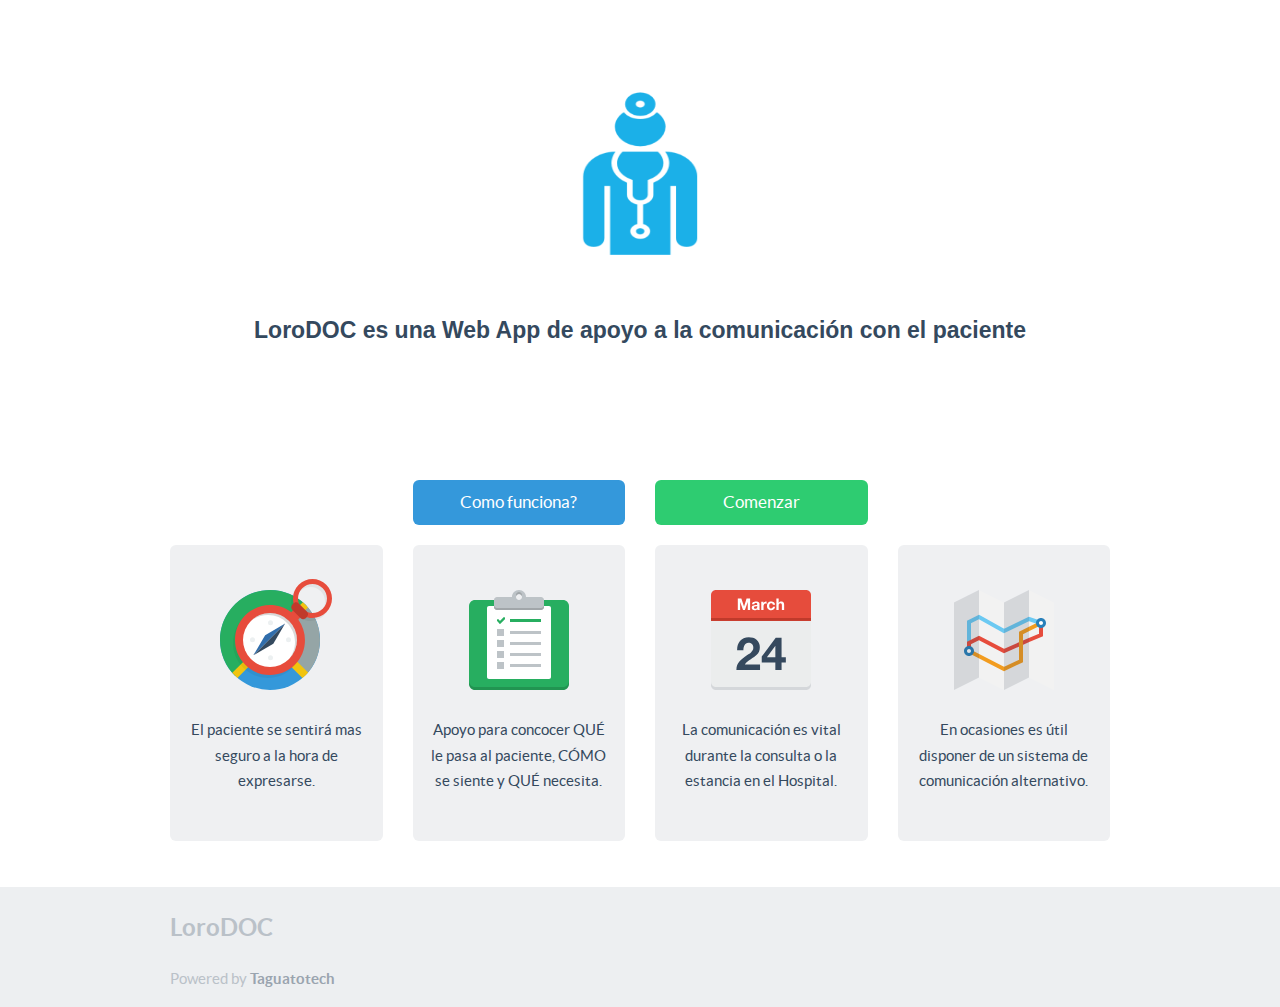
<file: index.html>
<!DOCTYPE html>
<html lang="es">
  <head>
    <meta charset="utf-8">
    <title>LoroDOC</title>
    <meta name="viewport" content="width=device-width, initial-scale=1.0">

    <!-- Loading Bootstrap -->
    <link href="bootstrap/css/bootstrap.css" rel="stylesheet">

    <!-- Loading Flat UI -->
    <link href="css/flat-ui.css" rel="stylesheet">
    <link href="css/demo.css" rel="stylesheet">

    <link rel="shortcut icon" href="images/favicon.ico">

    <!-- HTML5 shim, for IE6-8 support of HTML5 elements. All other JS at the end of file. -->
    <!--[if lt IE 9]>
      <script src="js/html5shiv.js"></script>
    <![endif]-->
  </head>
  <body>
    <div class="container">
      <div class="demo-headline">
        <h1 class="demo-logo">
          <div class="logo"></div>
          <h3 class="demo-panel-title">LoroDOC es una Web App de apoyo a la comunicación con el paciente</h3>
        </h1>

      </div> <!-- /demo-headline -->

      <div class="row demo-row">
        <div class="col-md-3">
         
        </div>
        <div class="col-md-3">
          <a href="info.html" class="btn btn-block btn-lg btn-info">Como funciona?</a>
        </div>
        <div class="col-md-3">
          <a href="mprincipal.html" class="btn btn-block btn-lg btn-success">Comenzar</a>
        </div>
        <div class="col-md-3">

        </div>
      </div> <!-- /row -->

      <div class="row demo-tiles">
        <div class="col-md-3">
          <div class="tile">
            <img src="images/icons/svg/compas.svg" alt="Compas" class="tile-image big-illustration">
            <h3 class="tile-title"></h3>
            <p>El paciente se sentirá mas seguro a la hora de expresarse.</p>

          </div>
        </div>

        <div class="col-md-3">
          <div class="tile">
            <img src="images/icons/svg/clipboard.svg" alt="Infinity-Loop" class="tile-image">
            <h3 class="tile-title"></h3>
            <p>Apoyo para concocer QUÉ le pasa al paciente, CÓMO se siente y QUÉ necesita.</p>

          </div>
        </div>

        <div class="col-md-3">
          <div class="tile">
            <img src="images/icons/svg/calendar.svg" alt="Pensils" class="tile-image">
            <h3 class="tile-title"></h3>
            <p>La comunicación es vital durante la consulta o la estancia en el Hospital.</p>

          </div>
        </div>

        <div class="col-md-3">
          <div class="tile">
            <img src="images/icons/svg/map.svg" alt="Chat" class="tile-image">
            <h3 class="tile-title"></h3>
            <p>En ocasiones es útil disponer de un sistema de comunicación alternativo.</p>

          </div>

        </div>
      </div> <!-- /tiles -->

    </div> <!-- /container -->

    <footer>
      <div class="container">
        <div class="row">
          <div class="col-md-7">
            <h2 class="footer-title">LoroDOC</h2>
              Powered by <a href="http://www.taguatotech.com" target="_blank">Taguatotech</a>
          </div> <!-- /col-md-7 -->
        </div>
      </div>
</br>
    </footer>
    
    <!-- Load JS here for greater good =============================-->
    <script src="js/jquery-1.8.3.min.js"></script>
    <script src="js/jquery-ui-1.10.3.custom.min.js"></script>
    <script src="js/jquery.ui.touch-punch.min.js"></script>
    <script src="js/bootstrap.min.js"></script>
    <script src="js/bootstrap-select.js"></script>
    <script src="js/bootstrap-switch.js"></script>
    <script src="js/flatui-checkbox.js"></script>
    <script src="js/flatui-radio.js"></script>
    <script src="js/jquery.tagsinput.js"></script>
    <script src="js/jquery.placeholder.js"></script>
    <script src="js/jquery.stacktable.js"></script>
    <script src="js/video.js"></script>
    <script src="js/application.js"></script>
  </body>
</html>
</file>
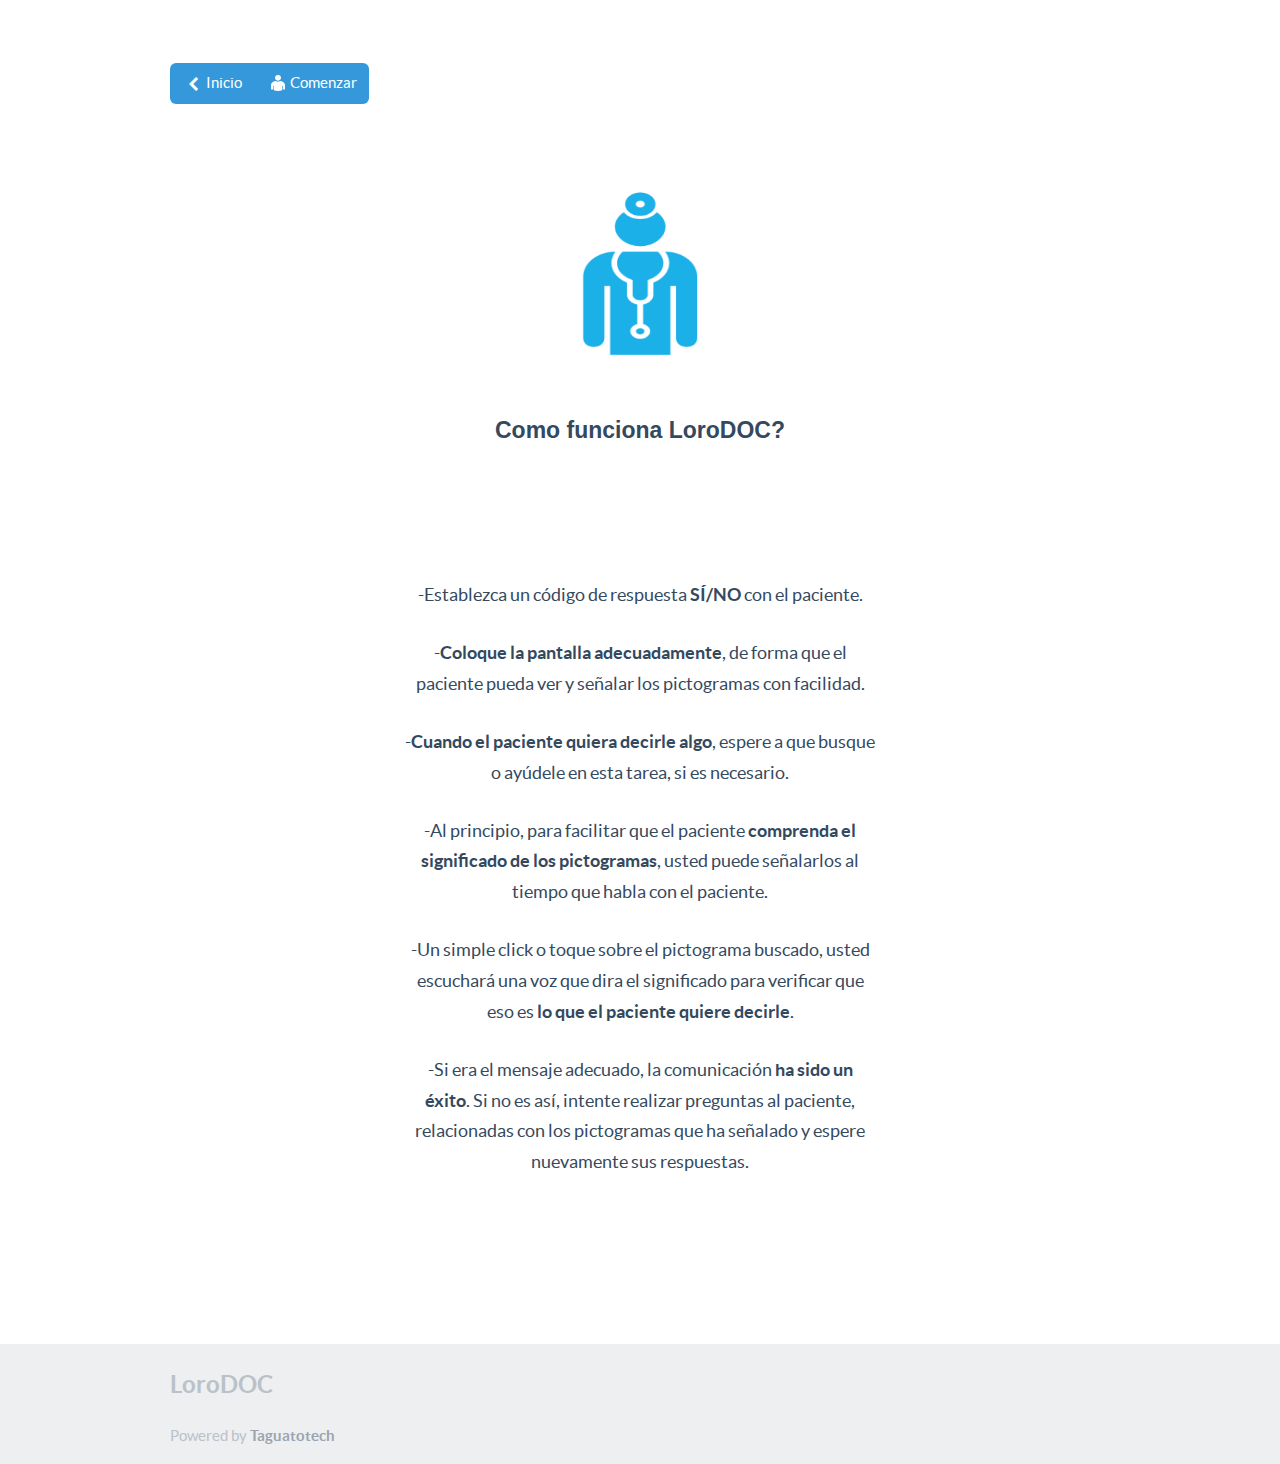
<file: info.html>
<!DOCTYPE html>
<html lang="es">
  <head>
    <meta charset="utf-8">
    <title>LoroDOC</title>
    <meta name="viewport" content="width=device-width, initial-scale=1.0">

    <!-- Loading Bootstrap -->
    <link href="bootstrap/css/bootstrap.css" rel="stylesheet">

    <!-- Loading Flat UI -->
    <link href="css/flat-ui.css" rel="stylesheet">
    <link href="css/demo.css" rel="stylesheet">

    <link rel="shortcut icon" href="images/favicon.ico">

    <!-- HTML5 shim, for IE6-8 support of HTML5 elements. All other JS at the end of file. -->
    <!--[if lt IE 9]>
      <script src="js/html5shiv.js"></script>
    <![endif]-->
  </head>
  <body>
    <div class="container">

 <div class="demo-headline">

        <div class="row demo-navigation">
            <div class="col-md-6">
              <div class="btn-toolbar">
                <div class="btn-group">
                  <a class="btn btn-info" href="index.html"><i class="fui-arrow-left"></i>Inicio</a>
                  <a class="btn btn-info" href="mprincipal.html"><i class="fui-user"></i>Comenzar</a>
                </div>
              </div> <!-- /toolbar -->
            </div>

      </div> <!-- /demo-headline -->

      <div class="demo-headline">

        <h1 class="demo-logo">
          <div class="logo"></div>
          <h3 class="demo-panel-title">Como funciona LoroDOC?</h3>
        </h1>

      </div> <!-- /demo-headline -->

      <div class="row demo-tiles">
       
        <div class="row">
        <div class="col-md-6 col-md-offset-3">

          <div class="demo-type-example">
		<p>-Establezca un código de respuesta <strong>SÍ/NO</strong> con el paciente.</p>
          </div>     
          <br/>
          <div class="demo-type-example">
		<p>-<strong>Coloque la pantalla adecuadamente</strong>, de forma que el paciente pueda ver y señalar los pictogramas con facilidad.</p>
          </div>
<br/>
          <div class="demo-type-example">
		<p>-<strong>Cuando el paciente quiera decirle algo</strong>, espere a que busque o ayúdele en esta tarea, si es necesario.</p>
          </div>
<br/>
          <div class="demo-type-example">
		<p>-Al principio, para facilitar que el paciente <strong>comprenda el significado de los pictogramas</strong>, usted puede señalarlos al tiempo que habla con el paciente.</p>
          </div>
<br/>
          <div class="demo-type-example">
		<p>-Un simple click o toque sobre el pictograma buscado, usted escuchará una voz que dira el significado para verificar que eso es <strong>lo que el paciente quiere decirle</strong>.</p>
          </div>
<br/>
          <div class="demo-type-example">
		<p>-Si era el mensaje adecuado, la comunicación <strong>ha sido un éxito</strong>. Si no es así, intente realizar preguntas al paciente, relacionadas con los pictogramas que ha señalado y espere nuevamente sus respuestas.</p>
          </div>
        </div> <!-- /sliders -->

        
        </div> <!-- /navigation -->
      </div> <!-- /row -->


       
      </div> <!-- /tiles -->

    </div> <!-- /container -->

    <footer>
      <div class="container">
        <div class="row">
          <div class="col-md-7">
            <h2 class="footer-title">LoroDOC</h2>
              Powered by <a href="http://www.taguatotech.com" target="_blank">Taguatotech</a>
          </div> <!-- /col-md-7 -->
        </div>
      </div>
      </br>
    </footer>
    
    <!-- Load JS here for greater good =============================-->
    <script src="js/jquery-1.8.3.min.js"></script>
    <script src="js/jquery-ui-1.10.3.custom.min.js"></script>
    <script src="js/jquery.ui.touch-punch.min.js"></script>
    <script src="js/bootstrap.min.js"></script>
    <script src="js/bootstrap-select.js"></script>
    <script src="js/bootstrap-switch.js"></script>
    <script src="js/flatui-checkbox.js"></script>
    <script src="js/flatui-radio.js"></script>
    <script src="js/jquery.tagsinput.js"></script>
    <script src="js/jquery.placeholder.js"></script>
    <script src="js/jquery.stacktable.js"></script>
    <script src="js/video.js"></script>
    <script src="js/application.js"></script>
  </body>
</html>
</file>
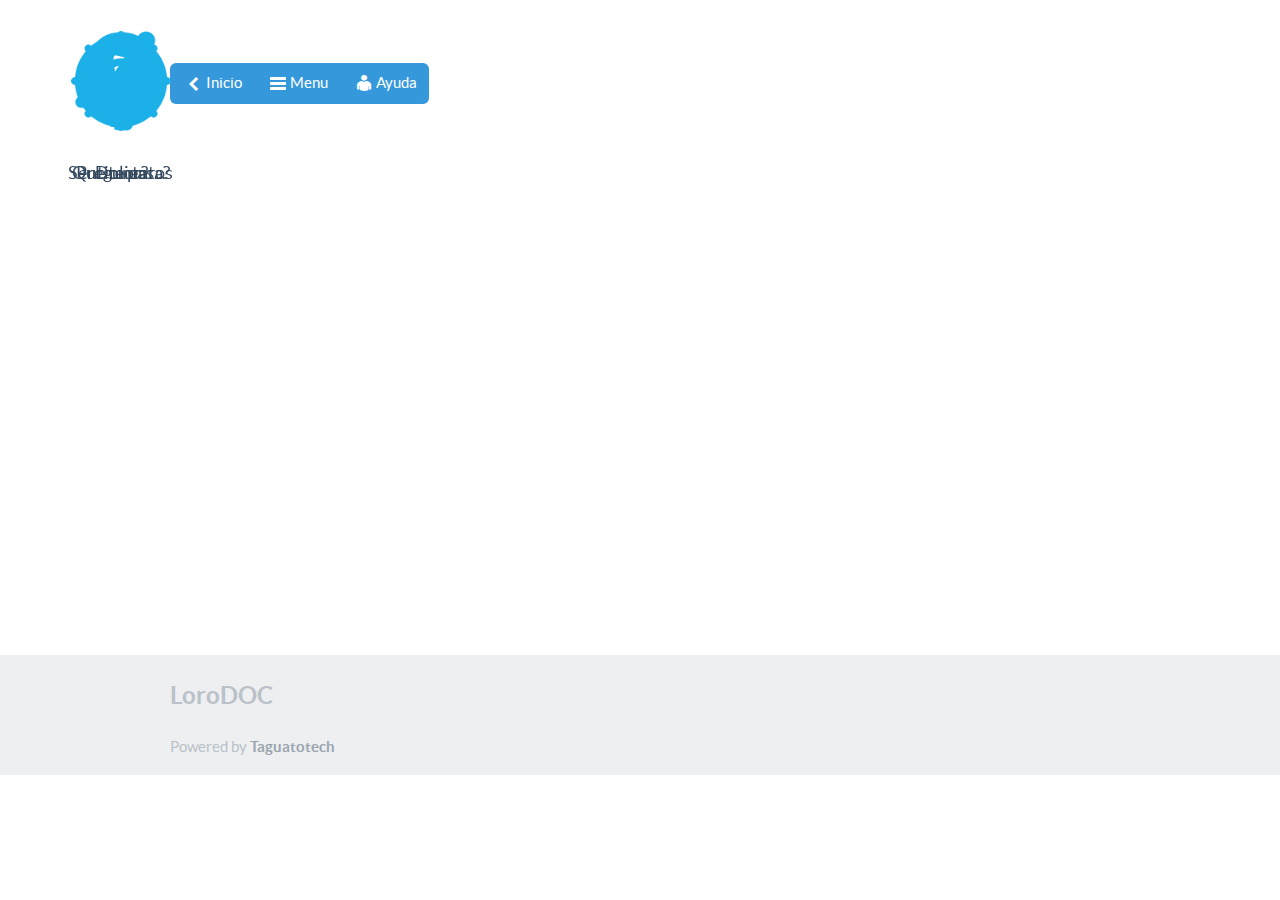
<file: mprincipal.html>
<!DOCTYPE html>
<html lang="es">
  <head>
    <meta charset="utf-8">
    <title>LoroDOC</title>
    <meta name="viewport" content="width=device-width, initial-scale=1.0">

    <!-- Loading Bootstrap -->
    <link href="bootstrap/css/bootstrap.css" rel="stylesheet">

    <!-- Loading Flat UI -->
    <link href="css/flat-ui.css" rel="stylesheet">
    <link href="css/demo.css" rel="stylesheet">

    <link rel="shortcut icon" href="images/favicon.ico">

    <!-- HTML5 shim, for IE6-8 support of HTML5 elements. All other JS at the end of file. -->
    <!--[if lt IE 9]>
      <script src="js/html5shiv.js"></script>
    <![endif]-->
  </head>
  <body>
    <div class="container">

 <div class="demo-headline">

        <div class="row demo-navigation">
            <div class="col-md-6">
              <div class="btn-toolbar">
                <div class="btn-group">
                  <a class="btn btn-info" href="index.html"><i class="fui-arrow-left"></i>Inicio</a>
                  <a class="btn btn-info" href="mprincipal.html"><i class="fui-list"></i>Menu</a>
                  <a class="btn btn-info" href="info.html"><i class="fui-user"></i>Ayuda</a>
                </div>
              </div> <!-- /toolbar -->
            </div>

      </div> <!-- /demo-headline -->

      <div class="demo-headline">



      <div class="demo-illustrations">
      </br>        
      </div>
	<div class="row demo-tiles">
        <div class="col-md-3">
           <a href="quepasa.html"><img src="images/demo/question.png" alt="quepasa" class="tile-image">
            <p>Que te pasa?</p></a>
        </div>
        <div class="col-md-3">
            <a href="preguntar.html"><img src="images/demo/idea.png" alt="preguntar" class="tile-image">
            <p>Preguntar...</p></a>
        </div>
        <div class="col-md-3">
            <a href="dolor.html"><img src="images/demo/high.png" alt="dolores" class="tile-image">
            <p>Dolor?</p></a>
        </div>
        <div class="col-md-3">
            <a href="senti.html"><img src="images/demo/run.png" alt="sentimiento" class="tile-image">
            <p>Sentimientos</p></a>
        </div>
      </div> <!-- /tiles -->
      </div> <!-- /demo-headline -->
   
      </div> <!-- /tiles -->

    </div> <!-- /container -->

    <footer>
      <div class="container">
        <div class="row">
          <div class="col-md-7">
            <h2 class="footer-title">LoroDOC</h2>
              Powered by <a href="http://www.taguatotech.com" target="_blank">Taguatotech</a>
          </div> <!-- /col-md-7 -->
        </div>
      </div>
      </br>
    </footer>
    <!-- Load JS here for greater good =============================-->
    <script src="js/jquery-1.8.3.min.js"></script>
    <script src="js/jquery-ui-1.10.3.custom.min.js"></script>
    <script src="js/jquery.ui.touch-punch.min.js"></script>
    <script src="js/bootstrap.min.js"></script>
    <script src="js/bootstrap-select.js"></script>
    <script src="js/bootstrap-switch.js"></script>
    <script src="js/flatui-checkbox.js"></script>
    <script src="js/flatui-radio.js"></script>
    <script src="js/jquery.tagsinput.js"></script>
    <script src="js/jquery.placeholder.js"></script>
    <script src="js/jquery.stacktable.js"></script>
    <script src="js/video.js"></script>
    <script src="js/application.js"></script>
  </body>
</html>
</file>
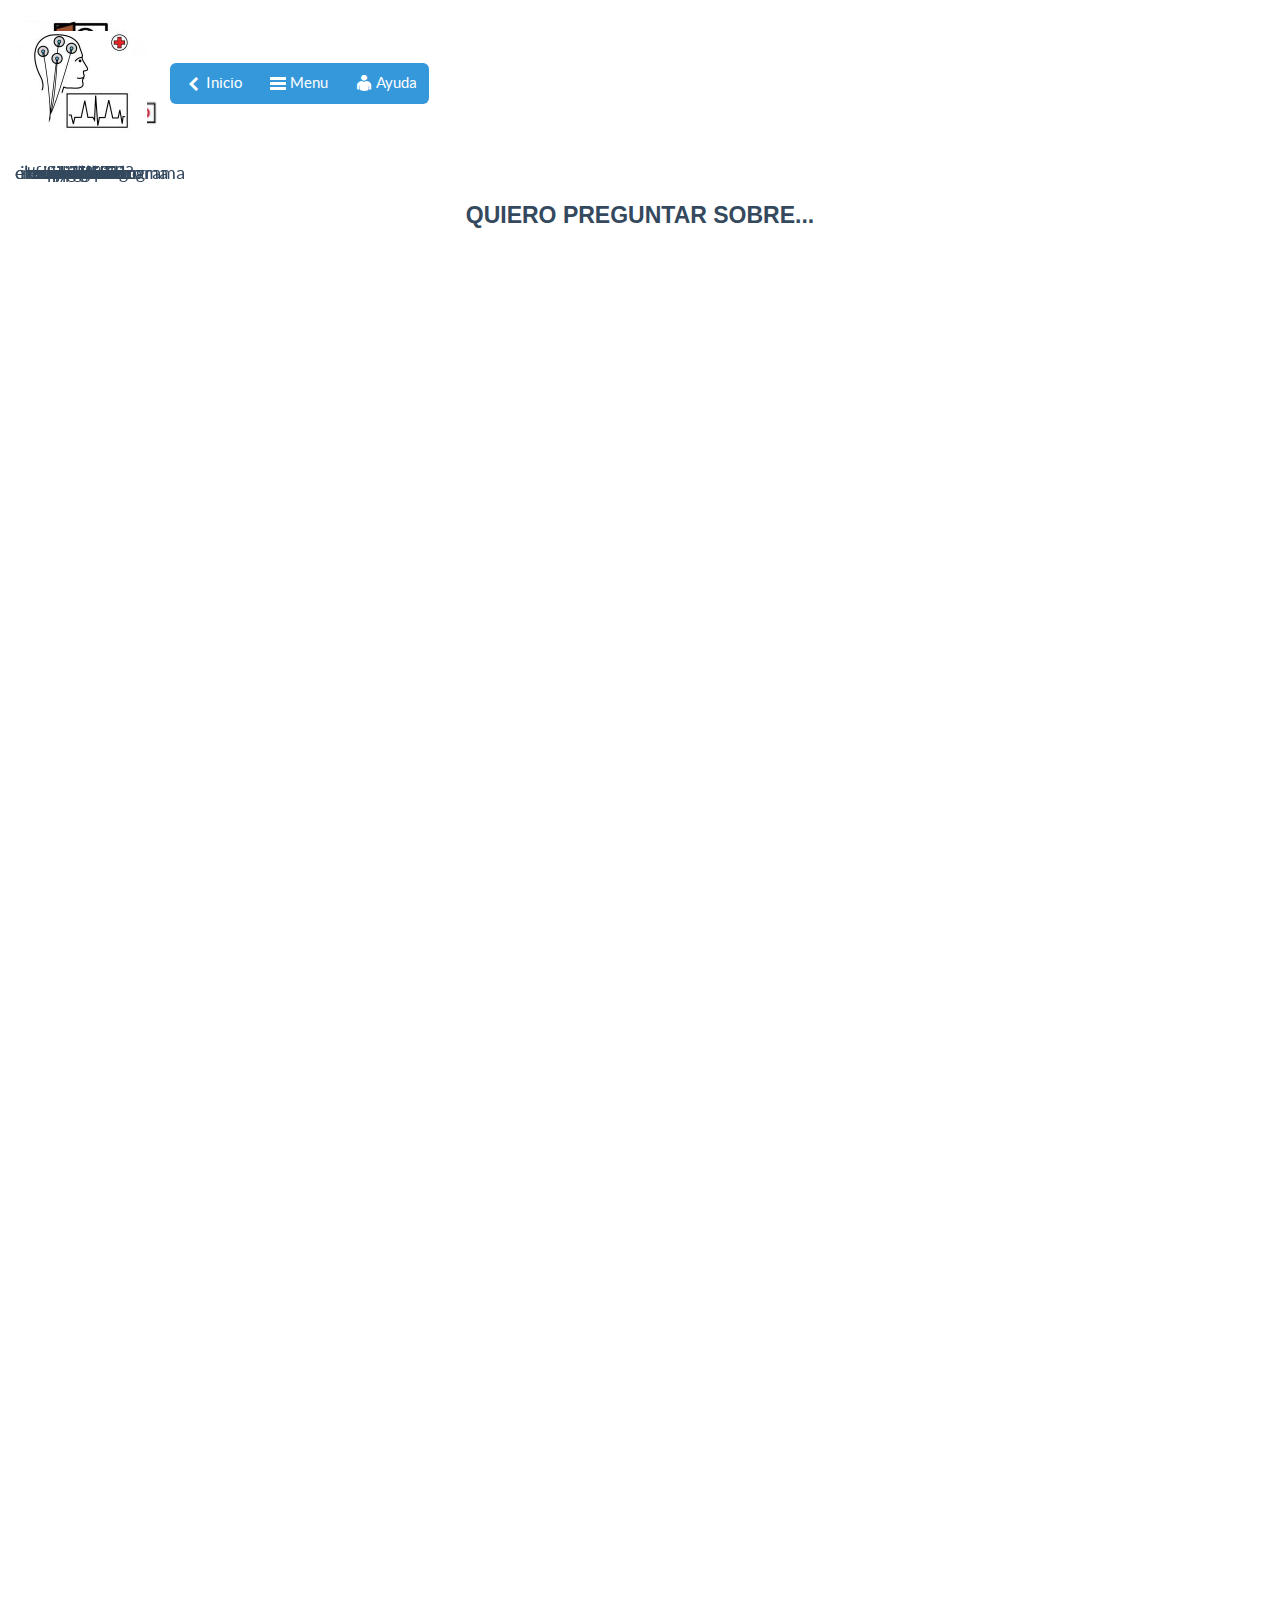
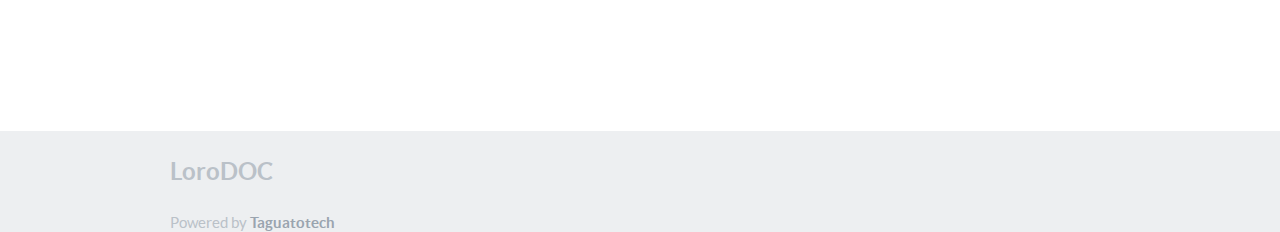
<file: preguntar.html>
<!DOCTYPE html>
<html lang="es">
  <head>
    <meta charset="utf-8">
    <title>LoroDOC</title>
    <meta name="viewport" content="width=device-width, initial-scale=1.0">

    <!-- Loading Bootstrap -->
    <link href="bootstrap/css/bootstrap.css" rel="stylesheet">

    <!-- Loading Flat UI -->
    <link href="css/flat-ui.css" rel="stylesheet">
    <link href="css/demo.css" rel="stylesheet">

    <link rel="shortcut icon" href="images/favicon.ico">

    <!-- HTML5 shim, for IE6-8 support of HTML5 elements. All other JS at the end of file. -->
    <!--[if lt IE 9]>
      <script src="js/html5shiv.js"></script>
    <![endif]-->
  </head>
  <body>
<audio id="multiaudio1" src="audio/d/ingreso.wav" preload="auto"></audio>
<audio id="multiaudio2" src="audio/d/alta.wav" preload="auto"></audio>
<audio id="multiaudio3" src="audio/d/operacion.wav" preload="auto"></audio>
<audio id="multiaudio4" src="audio/d/revision.wav" preload="auto"></audio>
<audio id="multiaudio5" src="audio/d/rehabilitacion.wav" preload="auto"></audio>
<audio id="multiaudio6" src="audio/d/receta.wav" preload="auto"></audio>
<audio id="multiaudio7" src="audio/d/cita.wav" preload="auto"></audio>
<audio id="multiaudio8" src="audio/d/informe.wav" preload="auto"></audio>
<audio id="multiaudio9" src="audio/d/ambulancia.wav" preload="auto"></audio>
<audio id="multiaudio10" src="audio/d/farmacia.wav" preload="auto"></audio>
<audio id="multiaudio11" src="audio/d/cuando.wav" preload="auto"></audio>
<audio id="multiaudio12" src="audio/d/aquehora.wav" preload="auto"></audio>
<audio id="multiaudio13" src="audio/d/donde.wav" preload="auto"></audio>
<audio id="multiaudio14" src="audio/d/cuantos.wav" preload="auto"></audio>
<audio id="multiaudio15" src="audio/d/cuantosdias.wav" preload="auto"></audio>
<audio id="multiaudio16" src="audio/d/pastillas.wav" preload="auto"></audio>
<audio id="multiaudio17" src="audio/d/capsulas.wav" preload="auto"></audio>
<audio id="multiaudio18" src="audio/d/jarabe.wav" preload="auto"></audio>
<audio id="multiaudio19" src="audio/d/sobres.wav" preload="auto"></audio>
<audio id="multiaudio20" src="audio/d/suero.wav" preload="auto"></audio>
<audio id="multiaudio21" src="audio/d/oxigeno.wav" preload="auto"></audio>
<audio id="multiaudio22" src="audio/d/inyeccion.wav" preload="auto"></audio>
<audio id="multiaudio23" src="audio/d/presion.wav" preload="auto"></audio>
<audio id="multiaudio24" src="audio/d/temperatura.wav" preload="auto"></audio>
<audio id="multiaudio25" src="audio/d/medirazucar.wav" preload="auto"></audio>
<audio id="multiaudio26" src="audio/d/tomarpulso.wav" preload="auto"></audio>
<audio id="multiaudio27" src="audio/d/curar.wav" preload="auto"></audio>
<audio id="multiaudio28" src="audio/d/analisisangre.wav" preload="auto"></audio>
<audio id="multiaudio29" src="audio/d/analisisorina.wav" preload="auto"></audio>
<audio id="multiaudio30" src="audio/d/radiografia.wav" preload="auto"></audio>
<audio id="multiaudio31" src="audio/d/electrocardio.wav" preload="auto"></audio>
<audio id="multiaudio32" src="audio/d/electroencefalograma.wav" preload="auto"></audio>
    <div class="container">

 <div class="demo-headline">

        <div class="row demo-navigation">
            <div class="col-md-6">
              <div class="btn-toolbar">
                <div class="btn-group">
                  <a class="btn btn-info" href="index.html"><i class="fui-arrow-left"></i>Inicio</a>
                  <a class="btn btn-info" href="mprincipal.html"><i class="fui-list"></i>Menu</a>
                  <a class="btn btn-info" href="info.html"><i class="fui-user"></i>Ayuda</a>
                </div>
              </div> <!-- /toolbar -->
            </div>

      </div> <!-- /demo-headline -->

      <div class="demo-headline">

      <h3 class="demo-panel-title">QUIERO PREGUNTAR SOBRE...</h3>

      <div class="demo-illustrations">
      </br>        
      </div>
	<div class="row demo-tiles">
        <div class="col-md-2">
           <a href="javascript:play_multi_sound('multiaudio1');"><img src="images/pic/22.png" alt="Compas" class="tile-image big-illustration">
            <p>ingreso</p></a>
        </div>

        <div class="col-md-2">
            <a href="javascript:play_multi_sound('multiaudio2');"><img src="images/pic/23.png" alt="Infinity-Loop" class="tile-image">
            <p>alta</p></a>
        </div>
        <div class="col-md-2">
            <img src="images/pic/blank.png" alt="Chat" class="tile-image">
        </div>
        <div class="col-md-2">
            <a href="javascript:play_multi_sound('multiaudio3');"><img src="images/pic/24.png" alt="Pensils" class="tile-image">
            <p>operación</p></a>
        </div>
        <div class="col-md-2">
            <a href="javascript:play_multi_sound('multiaudio4');"><img src="images/pic/25.png" alt="Pensils" class="tile-image">
            <p>revisión</p></a>
        </div>
        <div class="col-md-2">
            <a href="javascript:play_multi_sound('multiaudio5');"><img src="images/pic/26.png" alt="Pensils" class="tile-image">
            <p>rehabilitación</p></a>
        </div>
        <div class="col-md-2">
            <a href="javascript:play_multi_sound('multiaudio6');"><img src="images/pic/27.png" alt="Chat" class="tile-image">
            <p>receta</p></a>
        </div>
        <div class="col-md-2">
            <a href="javascript:play_multi_sound('multiaudio7');"><img src="images/pic/28.png" alt="Chat" class="tile-image">
            <p>cita</p></a>
        </div>
	<div class="col-md-2">
            <a href="javascript:play_multi_sound('multiaudio8');"><img src="images/pic/29.png" alt="Chat" class="tile-image">
            <p>informe médico</p></a>
        </div>
	<div class="col-md-2">
            <a href="javascript:play_multi_sound('multiaudio9');"><img src="images/pic/30.png" alt="Chat" class="tile-image">
            <p>ambulancia</p></a>
        </div>
	<div class="col-md-2">
            <a href="javascript:play_multi_sound('multiaudio10');"><img src="images/pic/31.png" alt="Chat" class="tile-image">
            <p>farmacia</p></a>
        </div>
        <div class="col-md-2">
            <a href="javascript:play_multi_sound('multiaudio11');"><img src="images/pic/32.png" alt="Chat" class="tile-image">
            <p>cuándo?</p></a>
        </div>
        <div class="col-md-2">
            <a href="javascript:play_multi_sound('multiaudio12');"><img src="images/pic/33.png" alt="Chat" class="tile-image">
            <p>a qué hora?</p></a>
        </div>
        <div class="col-md-2">
            <a href="javascript:play_multi_sound('multiaudio13');"><img src="images/pic/34.png" alt="Chat" class="tile-image">
            <p>dónde?</p></a>
        </div>
        <div class="col-md-2">
            <a href="javascript:play_multi_sound('multiaudio14');"><img src="images/pic/35.png" alt="Chat" class="tile-image">
            <p>cuántos?</p></a>
        </div>
        <div class="col-md-2">
            <a href="javascript:play_multi_sound('multiaudio15');"><img src="images/pic/36.png" alt="Chat" class="tile-image">
            <p>cuántos días?</p></a>
        </div>
        <div class="col-md-2">
            <a href="javascript:play_multi_sound('multiaudio16');"><img src="images/pic/37.png" alt="Chat" class="tile-image">
            <p>pastillas</p></a>
        </div>
        <div class="col-md-2">
            <a href="javascript:play_multi_sound('multiaudio17');"><img src="images/pic/38.png" alt="Chat" class="tile-image">
            <p>cápsulas</p></a>
        </div>
        <div class="col-md-2">
            <a href="javascript:play_multi_sound('multiaudio18');"><img src="images/pic/39.png" alt="Chat" class="tile-image">
            <p>jarabe</p></a>
        </div>
        <div class="col-md-2">
            <a href="javascript:play_multi_sound('multiaudio19');"><img src="images/pic/40.png" alt="Chat" class="tile-image">
            <p>sobres</p></a>
        </div>
        <div class="col-md-2">
            <a href="javascript:play_multi_sound('multiaudio20');"><img src="images/pic/41.png" alt="Chat" class="tile-image">
            <p>suero</p></a>
        </div>
        <div class="col-md-2">
            <a href="javascript:play_multi_sound('multiaudio21');"><img src="images/pic/42.png" alt="Chat" class="tile-image">
            <p>oxígeno</p></a>
        </div>
        <div class="col-md-2">
            <a href="javascript:play_multi_sound('multiaudio22');"><img src="images/pic/43.png" alt="Chat" class="tile-image">
            <p>inyección</p></a>
        </div>
 <div class="col-md-2">
            <a href="javascript:play_multi_sound('multiaudio23');"><img src="images/pic/44.png" alt="Chat" class="tile-image">
            <p>presión</p></a>
        </div>
 <div class="col-md-2">
            <a href="javascript:play_multi_sound('multiaudio24');"><img src="images/pic/45.png" alt="Chat" class="tile-image">
            <p>temperatura</p></a>
        </div>
 <div class="col-md-2">
            <a href="javascript:play_multi_sound('multiaudio25');"><img src="images/pic/46.png" alt="Chat" class="tile-image">
            <p>medir el azúcar</p></a>
        </div>
 <div class="col-md-2">
            <a href="javascript:play_multi_sound('multiaudio26');"><img src="images/pic/47.png" alt="Chat" class="tile-image">
            <p>tomar el pulso</p></a>
        </div>
 <div class="col-md-2">
            <a href="javascript:play_multi_sound('multiaudio27');"><img src="images/pic/48.png" alt="Chat" class="tile-image">
            <p>curar</p></a>
        </div>
 <div class="col-md-2">
            <a href="javascript:play_multi_sound('multiaudio28');"><img src="images/pic/49.png" alt="Chat" class="tile-image">
            <p>sangre</p></a>
        </div>
 <div class="col-md-2">
            <a href="javascript:play_multi_sound('multiaudio29');"><img src="images/pic/50.png" alt="Chat" class="tile-image">
            <p>orina</p></a>
        </div>
 <div class="col-md-2">
            <a href="javascript:play_multi_sound('multiaudio30');"><img src="images/pic/51.png" alt="Chat" class="tile-image">
            <p>radiografía</p></a>
        </div>
 <div class="col-md-2">
            <a href="javascript:play_multi_sound('multiaudio31');"><img src="images/pic/52.png" alt="Chat" class="tile-image">
            <p>electrocardiograma</p></a>
        </div>
 <div class="col-md-2">
            <a href="javascript:play_multi_sound('multiaudio32');"><img src="images/pic/53.png" alt="Chat" class="tile-image">
            <p>electroencefalograma</p></a>
        </div>
      </div> <!-- /tiles -->
      </div> <!-- /demo-headline -->

     


       
      </div> <!-- /tiles -->

    </div> <!-- /container -->

    <footer>
      <div class="container">
        <div class="row">
          <div class="col-md-7">
            <h2 class="footer-title">LoroDOC</h2>
              Powered by <a href="http://www.taguatotech.com" target="_blank">Taguatotech</a>
          </div> <!-- /col-md-7 -->
        </div>
      </div>
    </footer>
    
<script type="text/javascript">
	var channel_max = 33;										// number of channels
	audiochannels = new Array();
	for (a=0;a<channel_max;a++) {									// prepare the channels
		audiochannels[a] = new Array();
		audiochannels[a]['channel'] = new Audio();						// create a new audio object
		audiochannels[a]['finished'] = -1;							// expected end time for this channel
	}
	function play_multi_sound(s) {
		for (a=0;a<audiochannels.length;a++) {
			thistime = new Date();
			if (audiochannels[a]['finished'] < thistime.getTime()) {			// is this channel finished?
				audiochannels[a]['finished'] = thistime.getTime() + document.getElementById(s).duration*1000;
				audiochannels[a]['channel'].src = document.getElementById(s).src;
				audiochannels[a]['channel'].load();
				audiochannels[a]['channel'].play();
				break;
			}
		}
	}
</script>



    <!-- Load JS here for greater good =============================-->
    <script src="js/jquery-1.8.3.min.js"></script>
    <script src="js/jquery-ui-1.10.3.custom.min.js"></script>
    <script src="js/jquery.ui.touch-punch.min.js"></script>
    <script src="js/bootstrap.min.js"></script>
    <script src="js/bootstrap-select.js"></script>
    <script src="js/bootstrap-switch.js"></script>
    <script src="js/flatui-checkbox.js"></script>
    <script src="js/flatui-radio.js"></script>
    <script src="js/jquery.tagsinput.js"></script>
    <script src="js/jquery.placeholder.js"></script>
    <script src="js/jquery.stacktable.js"></script>
    <script src="js/video.js"></script>
    <script src="js/application.js"></script>
  </body>
</html>
</file>
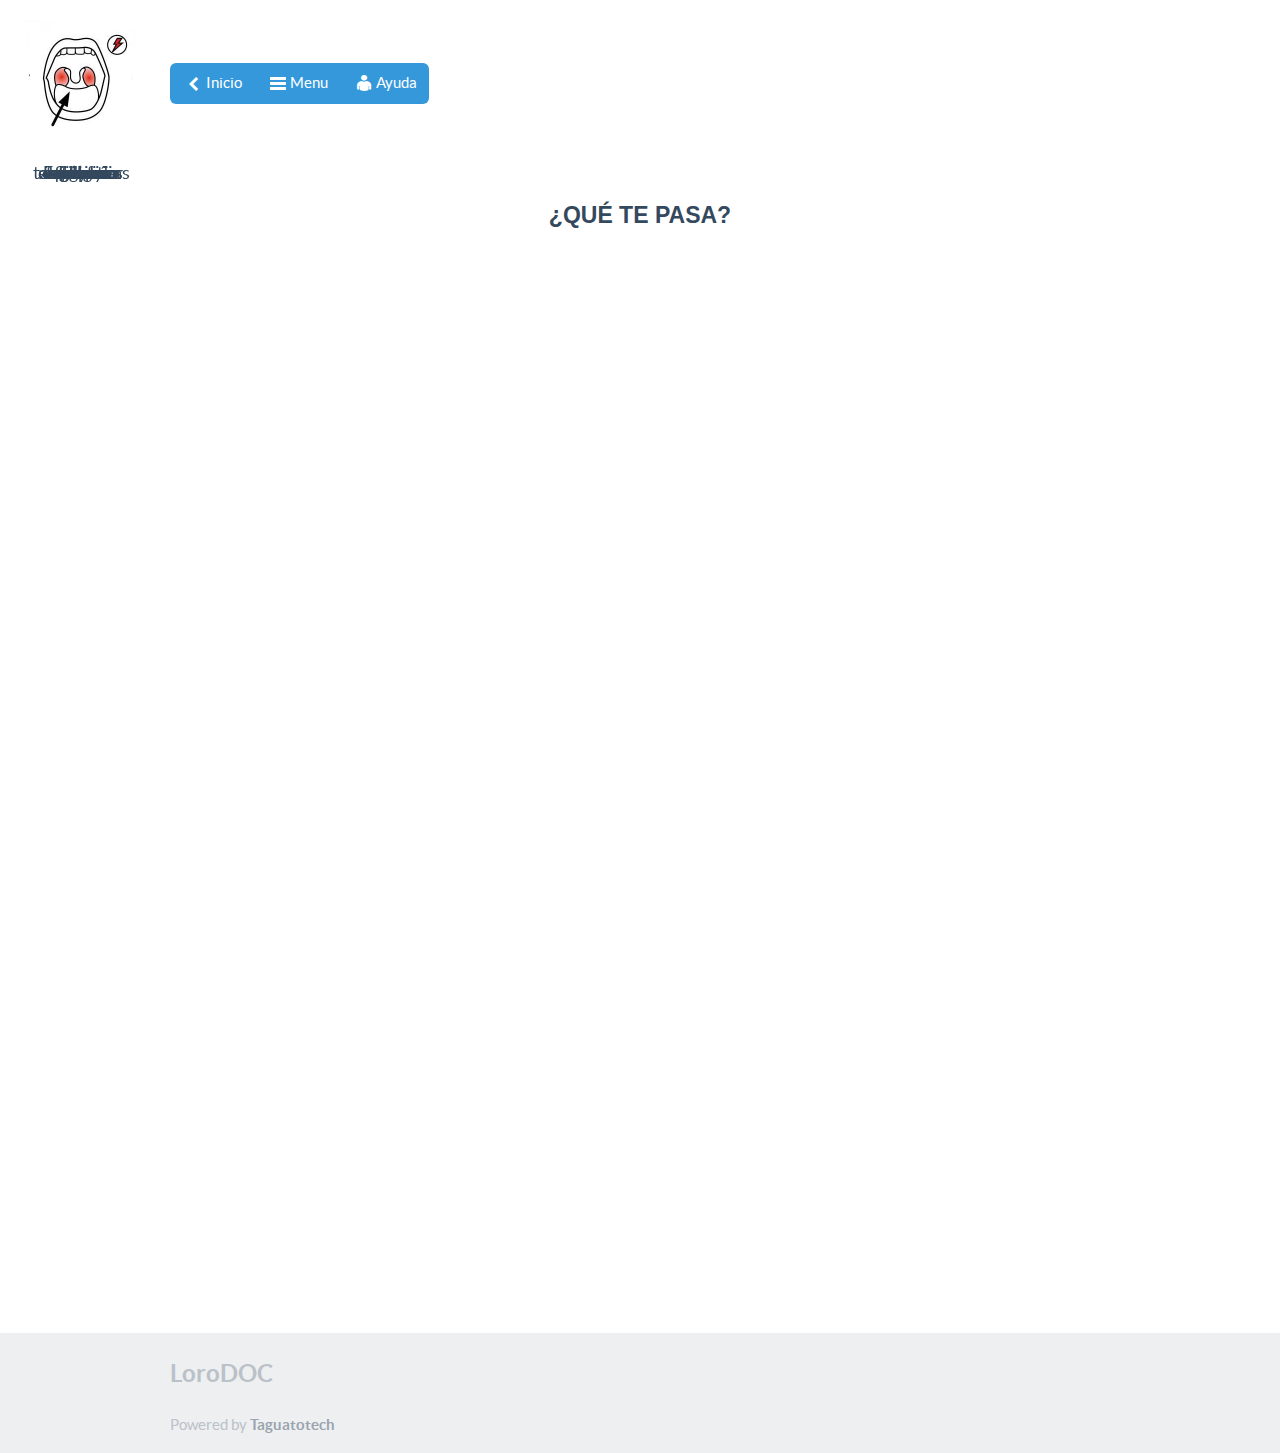
<file: quepasa.html>
<!DOCTYPE html>
<html lang="es">
  <head>
    <meta charset="utf-8">
    <title>LoroDOC</title>
    <meta name="viewport" content="width=device-width, initial-scale=1.0">

    <!-- Loading Bootstrap -->
    <link href="bootstrap/css/bootstrap.css" rel="stylesheet">

    <!-- Loading Flat UI -->
    <link href="css/flat-ui.css" rel="stylesheet">
    <link href="css/demo.css" rel="stylesheet">

    <link rel="shortcut icon" href="images/favicon.ico">

    <!-- HTML5 shim, for IE6-8 support of HTML5 elements. All other JS at the end of file. -->
    <!--[if lt IE 9]>
      <script src="js/html5shiv.js"></script>
    <![endif]-->
  </head>
  <body>
<audio id="multiaudio1" src="audio/u/b1.wav" preload="auto"></audio>
<audio id="multiaudio2" src="audio/u/b2.wav" preload="auto"></audio>
<audio id="multiaudio3" src="audio/u/cansado.wav" preload="auto"></audio>
<audio id="multiaudio4" src="audio/u/inso.wav" preload="auto"></audio>
<audio id="multiaudio5" src="audio/u/vomi.wav" preload="auto"></audio>
<audio id="multiaudio6" src="audio/u/diarrea.wav" preload="auto"></audio>
<audio id="multiaudio7" src="audio/u/gases.wav" preload="auto"></audio>
<audio id="multiaudio8" src="audio/u/tos.wav" preload="auto"></audio>
<audio id="multiaudio9" src="audio/u/escalofrio.wav" preload="auto"></audio>
<audio id="multiaudio11" src="audio/u/mocos.wav" preload="auto"></audio>
<audio id="multiaudio12" src="audio/u/catarro.wav" preload="auto"></audio>
<audio id="multiaudio13" src="audio/u/fiebre.wav" preload="auto"></audio>
<audio id="multiaudio14" src="audio/u/sudores.wav" preload="auto"></audio>
<audio id="multiaudio15" src="audio/u/picor.wav" preload="auto"></audio>
<audio id="multiaudio16" src="audio/u/hipo.wav" preload="auto"></audio>
<audio id="multiaudio17" src="audio/u/desmayar.wav" preload="auto"></audio>
<audio id="multiaudio18" src="audio/u/norespira.wav" preload="auto"></audio>
<audio id="multiaudio19" src="audio/u/mareo.wav" preload="auto"></audio>
<audio id="multiaudio20" src="audio/u/taquicardias.wav" preload="auto"></audio>
<audio id="multiaudio21" src="audio/u/calor.wav" preload="auto"></audio>
<audio id="multiaudio22" src="audio/u/anginas.wav" preload="auto"></audio>
<audio id="multiaudio23" src="audio/u/faringitis.wav" preload="auto"></audio>

    <div class="container">

 <div class="demo-headline">

        <div class="row demo-navigation">
            <div class="col-md-6">
              <div class="btn-toolbar">
                <div class="btn-group">
                  <a class="btn btn-info" href="index.html"><i class="fui-arrow-left"></i>Inicio</a>
                  <a class="btn btn-info" href="mprincipal.html"><i class="fui-list"></i>Menu</a>
                  <a class="btn btn-info" href="info.html"><i class="fui-user"></i>Ayuda</a>
                </div>
              </div> <!-- /toolbar -->
            </div>

      </div> <!-- /demo-headline -->

      <div class="demo-headline">

      <h3 class="demo-panel-title">¿QUÉ TE PASA?</h3>
      <div class="demo-illustrations">
      </br>        
      </div>
	<div class="row demo-tiles">
        <div class="col-md-2">
            <a href="javascript:play_multi_sound('multiaudio1');"><img src="images/pic/enfermo.png" alt="Infinity-Loop" class="tile-image">
            <p>Estoy con</p></a>
        </div>        
        <div class="col-md-2">
            <a href="javascript:play_multi_sound('multiaudio2');"><img src="images/pic/sentimientos.png" alt="Infinity-Loop" class="tile-image">
            <p>Siento</p></a>
        </div>
        <div class="col-md-2">
            <img src="images/pic/blank.png" alt="Chat" class="tile-image">
        </div>
       <div class="col-md-2">
           <a href="javascript:play_multi_sound('multiaudio3');"><img src="images/pic/1.png" alt="Compas" class="tile-image big-illustration">
            <p>cansancio</p></a>
        </div>

        <div class="col-md-2">
            <a href="javascript:play_multi_sound('multiaudio4');"><img src="images/pic/2.png" alt="Infinity-Loop" class="tile-image">
            <p>insomnio</p></a>
        </div>

        <div class="col-md-2">
            <a href="javascript:play_multi_sound('multiaudio5');"><img src="images/pic/3.png" alt="Pensils" class="tile-image">
            <p>vomitar</p></a>
        </div>
        <div class="col-md-2">
            <a href="javascript:play_multi_sound('multiaudio6');"><img src="images/pic/4.png" alt="Pensils" class="tile-image">
            <p>diarrea</p></a>
        </div>
        <div class="col-md-2">
            <a href="javascript:play_multi_sound('multiaudio7');"><img src="images/pic/5.png" alt="Pensils" class="tile-image">
            <p>gases</p></a>
        </div>
        <div class="col-md-2">
            <a href="javascript:play_multi_sound('multiaudio7');"><img src="images/pic/6.png" alt="Chat" class="tile-image">
            <p>gases</p></a>
        </div>
        <div class="col-md-2">
            <a href="javascript:play_multi_sound('multiaudio8');"><img src="images/pic/7.png" alt="Chat" class="tile-image">
            <p>tos</p></a>
        </div>
	<div class="col-md-2">
            <a href="javascript:play_multi_sound('multiaudio9');"><img src="images/pic/8.png" alt="Chat" class="tile-image">
            <p>escalofríos</p></a>
        </div>
	<div class="col-md-2">
            <a href="javascript:play_multi_sound('multiaudio11');"><img src="images/pic/9.png" alt="Chat" class="tile-image">
            <p>mocos</p></a>
        </div>
	<div class="col-md-2">
            <a href="javascript:play_multi_sound('multiaudio12');"><img src="images/pic/10.png" alt="Chat" class="tile-image">
            <p>catarro</p></a>
        </div>
        <div class="col-md-2">
            <a href="javascript:play_multi_sound('multiaudio13');"><img src="images/pic/11.png" alt="Chat" class="tile-image">
            <p>fiebre</p></a>
        </div>
        <div class="col-md-2">
            <a href="javascript:play_multi_sound('multiaudio14');"><img src="images/pic/12.png" alt="Chat" class="tile-image">
            <p>sudores</p></a>
        </div>
        <div class="col-md-2">
            <a href="javascript:play_multi_sound('multiaudio15');"><img src="images/pic/13.png" alt="Chat" class="tile-image">
            <p>picor</p></a>
        </div>
        <div class="col-md-2">
            <a href="javascript:play_multi_sound('multiaudio16');"><img src="images/pic/14.png" alt="Chat" class="tile-image">
            <p>hipo</p></a>
        </div>
        <div class="col-md-2">
            <a href="javascript:play_multi_sound('multiaudio17');"><img src="images/pic/15.png" alt="Chat" class="tile-image">
            <p>desmayar</p></a>
        </div>
        <div class="col-md-2">
            <a href="javascript:play_multi_sound('multiaudio18');"><img src="images/pic/16.png" alt="Chat" class="tile-image">
            <p>no respirar</p></a>
        </div>
        <div class="col-md-2">
            <a href="javascript:play_multi_sound('multiaudio19');"><img src="images/pic/17.png" alt="Chat" class="tile-image">
            <p>mareo</p></a>
        </div>
        <div class="col-md-2">
            <a href="javascript:play_multi_sound('multiaudio20');"><img src="images/pic/18.png" alt="Chat" class="tile-image">
            <p>taquicardias</p></a>
        </div>
        <div class="col-md-2">
            <a href="javascript:play_multi_sound('multiaudio21');"><img src="images/pic/19.png" alt="Chat" class="tile-image">
            <p>calor</p></a>
        </div>
        <div class="col-md-2">
            <a href="javascript:play_multi_sound('multiaudio22');"><img src="images/pic/20.png" alt="Chat" class="tile-image">
            <p>anginas</p></a>
        </div>
        <div class="col-md-2">
            <a href="javascript:play_multi_sound('multiaudio23');"><img src="images/pic/20.png" alt="Chat" class="tile-image">
            <p>faringitis</p></a>
        </div>
      </div> <!-- /tiles -->
      </div> <!-- /demo-headline -->

     


       
      </div> <!-- /tiles -->

    </div> <!-- /container -->

    <footer>
      <div class="container">
        <div class="row">
          <div class="col-md-7">
            <h2 class="footer-title">LoroDOC</h2>
              Powered by <a href="http://www.taguatotech.com" target="_blank">Taguatotech</a>
          </div> <!-- /col-md-7 -->
        </div>
      </div>
      </br>
    </footer>
    
<script type="text/javascript">
	var channel_max = 24;										// number of channels
	audiochannels = new Array();
	for (a=0;a<channel_max;a++) {									// prepare the channels
		audiochannels[a] = new Array();
		audiochannels[a]['channel'] = new Audio();						// create a new audio object
		audiochannels[a]['finished'] = -1;							// expected end time for this channel
	}
	function play_multi_sound(s) {
		for (a=0;a<audiochannels.length;a++) {
			thistime = new Date();
			if (audiochannels[a]['finished'] < thistime.getTime()) {			// is this channel finished?
				audiochannels[a]['finished'] = thistime.getTime() + document.getElementById(s).duration*1000;
				audiochannels[a]['channel'].src = document.getElementById(s).src;
				audiochannels[a]['channel'].load();
				audiochannels[a]['channel'].play();
				break;
			}
		}
	}
</script>



    <!-- Load JS here for greater good =============================-->
    <script src="js/jquery-1.8.3.min.js"></script>
    <script src="js/jquery-ui-1.10.3.custom.min.js"></script>
    <script src="js/jquery.ui.touch-punch.min.js"></script>
    <script src="js/bootstrap.min.js"></script>
    <script src="js/bootstrap-select.js"></script>
    <script src="js/bootstrap-switch.js"></script>
    <script src="js/flatui-checkbox.js"></script>
    <script src="js/flatui-radio.js"></script>
    <script src="js/jquery.tagsinput.js"></script>
    <script src="js/jquery.placeholder.js"></script>
    <script src="js/jquery.stacktable.js"></script>
    <script src="js/video.js"></script>
    <script src="js/application.js"></script>
  </body>
</html>
</file>
<file: css/flat-ui.css>
@font-face {
  font-family: 'Lato';
  src: url('../fonts/lato/lato-black-webfont.eot');
  src: url('../fonts/lato/lato-black-webfont.eot?#iefix') format('embedded-opentype'), url('../fonts/lato/lato-black-webfont.woff') format('woff'), url('../fonts/lato/lato-black-webfont.ttf') format('truetype'), url('../fonts/lato/lato-black-webfont.svg#latoblack') format('svg');
  font-weight: 900;
  font-style: normal;
}
@font-face {
  font-family: 'Lato';
  src: url('../fonts/lato/lato-bold-webfont.eot');
  src: url('../fonts/lato/lato-bold-webfont.eot?#iefix') format('embedded-opentype'), url('../fonts/lato/lato-bold-webfont.woff') format('woff'), url('../fonts/lato/lato-bold-webfont.ttf') format('truetype'), url('../fonts/lato/lato-bold-webfont.svg#latobold') format('svg');
  font-weight: bold;
  font-style: normal;
}
@font-face {
  font-family: 'Lato';
  src: url('../fonts/lato/lato-bolditalic-webfont.eot');
  src: url('../fonts/lato/lato-bolditalic-webfont.eot?#iefix') format('embedded-opentype'), url('../fonts/lato/lato-bolditalic-webfont.woff') format('woff'), url('../fonts/lato/lato-bolditalic-webfont.ttf') format('truetype'), url('../fonts/lato/lato-bolditalic-webfont.svg#latobold_italic') format('svg');
  font-weight: bold;
  font-style: italic;
}
@font-face {
  font-family: 'Lato';
  src: url('../fonts/lato/lato-italic-webfont.eot');
  src: url('../fonts/lato/lato-italic-webfont.eot?#iefix') format('embedded-opentype'), url('../fonts/lato/lato-italic-webfont.woff') format('woff'), url('../fonts/lato/lato-italic-webfont.ttf') format('truetype'), url('../fonts/lato/lato-italic-webfont.svg#latoitalic') format('svg');
  font-weight: normal;
  font-style: italic;
}
@font-face {
  font-family: 'Lato';
  src: url('../fonts/lato/lato-light-webfont.eot');
  src: url('../fonts/lato/lato-light-webfont.eot?#iefix') format('embedded-opentype'), url('../fonts/lato/lato-light-webfont.woff') format('woff'), url('../fonts/lato/lato-light-webfont.ttf') format('truetype'), url('../fonts/lato/lato-light-webfont.svg#latolight') format('svg');
  font-weight: 300;
  font-style: normal;
}
@font-face {
  font-family: 'Lato';
  src: url('../fonts/lato/lato-regular-webfont.eot');
  src: url('../fonts/lato/lato-regular-webfont.eot?#iefix') format('embedded-opentype'), url('../fonts/lato/lato-regular-webfont.woff') format('woff'), url('../fonts/lato/lato-regular-webfont.ttf') format('truetype'), url('../fonts/lato/lato-regular-webfont.svg#latoregular') format('svg');
  font-weight: normal;
  font-style: normal;
}
@font-face {
  font-family: 'Flat-UI-Icons';
  src: url('../fonts/Flat-UI-Icons.eot');
  src: url('../fonts/Flat-UI-Icons.eot?#iefix') format('embedded-opentype'), url('../fonts/Flat-UI-Icons.woff') format('woff'), url('../fonts/Flat-UI-Icons.ttf') format('truetype'), url('../fonts/Flat-UI-Icons.svg#Flat-UI-Icons') format('svg');
  font-weight: normal;
  font-style: normal;
}
/* Use the following CSS code if you want to use data attributes for inserting your icons */
[data-icon]:before {
  font-family: 'Flat-UI-Icons';
  content: attr(data-icon);
  speak: none;
  font-weight: normal;
  font-variant: normal;
  text-transform: none;
  -webkit-font-smoothing: antialiased;
}
/* Use the following CSS code if you want to have a class per icon */
/*
Instead of a list of all class selectors,
you can use the generic selector below, but it's slower:
[class*="fui-"] {
*/
.fui-arrow-right,
.fui-arrow-left,
.fui-cmd,
.fui-check-inverted,
.fui-heart,
.fui-location,
.fui-plus,
.fui-check,
.fui-cross,
.fui-list,
.fui-new,
.fui-video,
.fui-photo,
.fui-volume,
.fui-time,
.fui-eye,
.fui-chat,
.fui-search,
.fui-user,
.fui-mail,
.fui-lock,
.fui-gear,
.fui-radio-unchecked,
.fui-radio-checked,
.fui-checkbox-unchecked,
.fui-checkbox-checked,
.fui-calendar-solid,
.fui-pause,
.fui-play,
.fui-check-inverted-2 {
  display: inline-block;
  font-family: 'Flat-UI-Icons';
  speak: none;
  font-style: normal;
  font-weight: normal;
  font-variant: normal;
  text-transform: none;
  -webkit-font-smoothing: antialiased;
}
.fui-arrow-right:before {
  content: "\e02c";
}
.fui-arrow-left:before {
  content: "\e02d";
}
.fui-cmd:before {
  content: "\e02f";
}
.fui-check-inverted:before {
  content: "\e006";
}
.fui-heart:before {
  content: "\e007";
}
.fui-location:before {
  content: "\e008";
}
.fui-plus:before {
  content: "\e009";
}
.fui-check:before {
  content: "\e00a";
}
.fui-cross:before {
  content: "\e00b";
}
.fui-list:before {
  content: "\e00c";
}
.fui-new:before {
  content: "\e00d";
}
.fui-video:before {
  content: "\e00e";
}
.fui-photo:before {
  content: "\e00f";
}
.fui-volume:before {
  content: "\e010";
}
.fui-time:before {
  content: "\e011";
}
.fui-eye:before {
  content: "\e012";
}
.fui-chat:before {
  content: "\e013";
}
.fui-search:before {
  content: "\e01c";
}
.fui-user:before {
  content: "\e01d";
}
.fui-mail:before {
  content: "\e01e";
}
.fui-lock:before {
  content: "\e01f";
}
.fui-gear:before {
  content: "\e024";
}
.fui-radio-unchecked:before {
  content: "\e02b";
}
.fui-radio-checked:before {
  content: "\e032";
}
.fui-checkbox-unchecked:before {
  content: "\e033";
}
.fui-checkbox-checked:before {
  content: "\e034";
}
.fui-calendar-solid:before {
  content: "\e022";
}
.fui-pause:before {
  content: "\e03b";
}
.fui-play:before {
  content: "\e03c";
}
.fui-check-inverted-2:before {
  content: "\e000";
}
.inline-block {
  display: inline-block;
  zoom: 1;
  *display: inline;
}
.clearfix {
  *zoom: 1;
}
.clearfix:before,
.clearfix:after {
  display: table;
  content: "";
}
.clearfix:after {
  clear: both;
}
.drop-ie-gradient {
  filter: unquote("progid:DXImageTransform.Microsoft.gradient(enabled = false)");
}
.dropdown-arrow-inverse {
  border-bottom-color: #34495e !important;
  border-top-color: #34495e !important;
}
body {
  font-family: 'Lato', Helvetica, Arial, sans-serif;
  font-size: 14px;
  line-height: 1.231;
  color: #34495e;
  background-color: #ffffff;
}
a {
  color: #34495E;
  text-decoration: none;
  -webkit-transition: 0.25s;
  -moz-transition: 0.25s;
  -o-transition: 0.25s;
  transition: 0.25s;
  -webkit-backface-visibility: hidden;
}
a:hover,
a:focus {
  color: #1abc9c;
  text-decoration: none;
}
.img-rounded {
  border-radius: 6px;
}
.img-comment {
  font-size: 15px;
  line-height: 1.231;
  font-style: italic;
  margin: 24px 0;
}
p {
  font-size: 18px;
  line-height: 1.71109;
}
.lead {
  font-size: 28px;
  line-height: 1.4642745000000001;
  font-weight: 300;
}
@media (min-width: 768px) {
  .lead {
    font-size: 21px;
  }
}
small {
  font-size: 83%;
  line-height: 2.050846;
}
.text-primary {
  color: #1abc9c;
}
a.text-primary:hover,
a.text-primary:focus {
  color: #15967d;
}
.text-success {
  color: #2ecc71;
}
a.text-success:hover,
a.text-success:focus {
  color: #25a35a;
}
.text-danger {
  color: #e74c3c;
}
a.text-danger:hover,
a.text-danger:focus {
  color: #b93d30;
}
.text-warning {
  color: #f1c40f;
}
a.text-warning:hover,
a.text-warning:focus {
  color: #c19d0c;
}
.text-info {
  color: #3498db;
}
a.text-info:hover,
a.text-info:focus {
  color: #2a7aaf;
}
.text-inverse {
  color: #ffffff;
}
a.text-inverse:hover,
a.text-inverse:focus {
  color: #cccccc;
}
.text-muted {
  color: #bdc3c7;
}
a.text-muted:hover,
a.text-muted:focus {
  color: #979c9f;
}
h1,
h2,
h3,
h4,
h5,
h6,
.h1,
.h2,
.h3,
.h4,
.h5,
.h6 {
  font-family: 'Lato', Helvetica, Arial, sans-serif;
  font-weight: 700;
  line-height: 1.2;
}
h1 small,
h2 small,
h3 small,
h4 small,
h5 small,
h6 small,
.h1 small,
.h2 small,
.h3 small,
.h4 small,
.h5 small,
.h6 small {
  color: #7f8c9a;
}
h1,
h2,
h3 {
  margin-top: 2px;
  margin-bottom: 4px;
}
h4,
h5,
h6 {
  margin-top: 4px;
  margin-bottom: 6px;
}
h6 {
  font-weight: normal;
}
h1,
.h1 {
  font-size: 61px;
}
h2,
.h2 {
  font-size: 52px;
}
h3,
.h3 {
  font-size: 40px;
}
h4,
.h4 {
  font-size: 29px;
}
h5,
.h5 {
  font-size: 28px;
}
h6,
.h6 {
  font-size: 24px;
}
h1 small,
.h1 small {
  font-size: 24px;
}
h2 small,
.h2 small {
  font-size: 18px;
}
h3 small,
.h3 small,
h4 small,
.h4 small {
  font-size: 14px;
}
blockquote {
  position: relative;
  border-left: none;
  padding: 0 0 0 19px;
}
blockquote:before {
  position: absolute;
  left: 0;
  width: 3px;
  height: 100%;
  top: 0;
  bottom: 0;
  background-color: #ebedee;
  content: "";
  border-radius: 2px;
}
blockquote p {
  font-size: 21px;
  line-height: 2;
  font-weight: normal;
  margin-bottom: .4em;
}
blockquote small {
  font-size: 19px;
  line-height: 2;
  font-style: italic;
  color: #34495e;
}
blockquote small:before {
  content: "";
}
address {
  margin-bottom: 1.231;
  line-height: 1.231;
}
.btn,
.btn-group > .btn,
.btn-group > .dropdown-menu,
.btn-group > .popover {
  font-size: 15px;
  font-weight: 400;
}
.btn-block {
  white-space: normal;
}
.btn {
  border: none;
  background: #bdc3c7;
  color: #ffffff;
  padding: 9px 12px 10px;
  line-height: 22px;
  text-decoration: none;
  border-radius: 6px;
  -webkit-transition: 0.25s linear;
  -moz-transition: 0.25s linear;
  -o-transition: 0.25s linear;
  transition: 0.25s linear;
  -webkit-backface-visibility: hidden;
  -webkit-user-select: none;
  -moz-user-select: none;
  -ms-user-select: none;
  -o-user-select: none;
  user-select: none;
}
.btn:hover,
.btn:focus,
.btn-group:focus .btn.dropdown-toggle {
  background-color: #cacfd2;
  color: #ffffff;
  outline: none;
  -webkit-transition: 0.25s;
  -moz-transition: 0.25s;
  -o-transition: 0.25s;
  transition: 0.25s;
  -webkit-backface-visibility: hidden;
}
.btn:active,
.btn-group.open .btn.dropdown-toggle,
.btn.active {
  background-color: #a1a6a9;
  color: rgba(255, 255, 255, 0.75);
  -webkit-box-shadow: none;
  -moz-box-shadow: none;
  box-shadow: none;
}
.btn.disabled,
.btn[disabled] {
  background-color: #bdc3c7;
  color: rgba(255, 255, 255, 0.75);
  opacity: 0.7;
  filter: alpha(opacity=70);
}
.btn.btn-hg,
.input-group-hg .btn {
  font-size: 22px;
  line-height: 22px;
  padding: 15px 20px 16px;
}
.btn.btn-hg > [class^="fui-"],
.input-group-hg .btn > [class^="fui-"] {
  top: 1px;
}
.btn.btn-hg > [class^="fui-"].pull-right,
.input-group-hg .btn > [class^="fui-"].pull-right {
  margin-right: -2px;
}
.btn.btn-lg,
.input-group-lg .btn {
  font-size: 17px;
  line-height: 20px;
  padding: 12px 18px 13px;
}
.btn.btn-lg > [class^="fui-"],
.input-group-lg .btn > [class^="fui-"] {
  top: 0;
}
.btn.btn-lg > [class^="fui-"].pull-right,
.input-group-lg .btn > [class^="fui-"].pull-right {
  margin-right: -2px;
}
.btn.btn-sm,
.input-group-sm .btn {
  font-size: 13px;
  line-height: 20px;
  padding: 6px 13px 8px;
}
.btn.btn-sm > [class^="fui-"],
.input-group-sm .btn > [class^="fui-"] {
  top: 0;
}
.btn.btn-xs,
.input-group-xs .btn {
  font-size: 12px;
  padding: 8px 13px 9px;
  line-height: 1.2;
}
.btn.btn-xs > [class^="fui-"],
.input-group-xs .btn > [class^="fui-"] {
  top: 0;
}
.btn.btn-primary {
  background-color: #1abc9c;
}
.btn.btn-primary:hover,
.btn.btn-primary:focus,
.btn-group:focus .btn.btn-primary.dropdown-toggle {
  background-color: #48c9b0;
}
.btn.btn-primary:active,
.btn-group.open .btn.btn-primary.dropdown-toggle,
.btn.btn-primary.active {
  background-color: #16a085;
}
.btn.btn-info {
  background-color: #3498db;
}
.btn.btn-info:hover,
.btn.btn-info:focus,
.btn-group:focus .btn.btn-info.dropdown-toggle {
  background-color: #5dade2;
}
.btn.btn-info:active,
.btn-group.open .btn.btn-info.dropdown-toggle,
.btn.btn-info.active {
  background-color: #2c81ba;
}
.btn.btn-danger {
  background-color: #e74c3c;
}
.btn.btn-danger:hover,
.btn.btn-danger:focus,
.btn-group:focus .btn.btn-danger.dropdown-toggle {
  background-color: #ec7063;
}
.btn.btn-danger:active,
.btn-group.open .btn.btn-danger.dropdown-toggle,
.btn.btn-danger.active {
  background-color: #c44133;
}
.btn.btn-success {
  background-color: #2ecc71;
}
.btn.btn-success:hover,
.btn.btn-success:focus,
.btn-group:focus .btn.btn-success.dropdown-toggle {
  background-color: #58d68d;
}
.btn.btn-success:active,
.btn-group.open .btn.btn-success.dropdown-toggle,
.btn.btn-success.active {
  background-color: #27ad60;
}
.btn.btn-warning {
  background-color: #f1c40f;
}
.btn.btn-warning:hover,
.btn.btn-warning:focus,
.btn-group:focus .btn.btn-warning.dropdown-toggle {
  background-color: #f5d313;
}
.btn.btn-warning:active,
.btn-group.open .btn.btn-warning.dropdown-toggle,
.btn.btn-warning.active {
  background-color: #cda70d;
}
.btn.btn-inverse {
  background-color: #34495e;
}
.btn.btn-inverse:hover,
.btn.btn-inverse:focus,
.btn-group:focus .btn.btn-inverse.dropdown-toggle {
  background-color: #415b76;
}
.btn.btn-inverse:active,
.btn-group.open .btn.btn-inverse.dropdown-toggle,
.btn.btn-inverse.active {
  background-color: #2c3e50;
}
.btn.btn-default {
  background-color: #bdc3c7;
}
.btn.btn-default:hover,
.btn.btn-default:focus,
.btn-group:focus .btn.btn-default.dropdown-toggle {
  background-color: #cacfd2;
}
.btn.btn-default:active,
.btn-group.open .btn.btn-default.dropdown-toggle,
.btn.btn-default.active {
  background-color: #a1a6a9;
}
.btn > [class^="fui-"] {
  margin: 0 1px;
  position: relative;
  top: 1px;
  vertical-align: top;
  display: inline-block;
  zoom: 1;
  *display: inline;
}
.btn > [class^="fui-"].pull-right {
  margin-right: 0;
}
.btn-toolbar .btn.active {
  color: #ffffff;
}
.btn-toolbar .btn:first-child {
  border-radius: 6px 0 0 6px;
}
.btn-toolbar .btn:last-child {
  border-radius: 0 6px 6px 0;
}
.btn-toolbar .btn > [class^="fui-"] {
  font-size: 16px;
  top: 0;
  margin: 0 4px;
}
.btn-tip {
  font-weight: 300;
  padding-left: 10px;
}
.btn-group > .btn {
  border-radius: 0;
  text-align: center;
}
.btn-group > .btn:active + .btn,
.btn-group > .btn.active + .btn {
  border-left-color: transparent;
}
.btn-group > .btn:first-of-type,
.btn-group > .btn:first-of-type:not(:first-child):not(:last-child):not(.dropdown-toggle) {
  border-top-left-radius: 6px;
  border-bottom-left-radius: 6px;
}
.btn-group > .btn:last-of-type,
.btn-group > .btn:last-of-type:not(:first-child):not(:last-child):not(.dropdown-toggle) {
  border-top-right-radius: 6px;
  border-bottom-right-radius: 6px;
}
.btn-group > .btn + .btn {
  margin-left: 0;
}
.btn-group > .btn + .dropdown-toggle {
  border-left: 2px solid rgba(52, 73, 94, 0.15);
  padding-left: 13px;
  padding-right: 13px;
  -webkit-box-shadow: none;
  -moz-box-shadow: none;
  box-shadow: none;
}
.btn-group > .btn + .dropdown-toggle .caret {
  margin-left: 3px;
  margin-right: 3px;
}
.btn-group > .btn.btn-gh + .dropdown-toggle .caret {
  margin-left: 7px;
  margin-right: 7px;
}
.btn-group > .btn.btn-sm + .dropdown-toggle .caret {
  margin-left: 0;
  margin-right: 0;
}
.caret {
  border-width: 8px 6px;
  border-bottom-color: #34495e;
  border-top-color: #34495e;
  border-style: solid;
  border-bottom-style: none;
  -webkit-transition: 0.25s;
  -moz-transition: 0.25s;
  -o-transition: 0.25s;
  transition: 0.25s;
  -webkit-backface-visibility: hidden;
  -webkit-transform: scale(1.001);
  -moz-transform: scale(1.001);
  -ms-transform: scale(1.001);
  -o-transform: scale(1.001);
  transform: scale(1.001);
}
.dropup .caret,
.dropup .btn-lg .caret,
.navbar-fixed-bottom .dropdown .caret {
  border-bottom-width: 8px;
}
.btn-lg .caret {
  border-top-width: 8px;
  border-right-width: 6px;
  border-left-width: 6px;
}
.navbar {
  font-size: 16px;
  border-radius: 6px;
  background: #eceef0;
  border: none;
}
.navbar .navbar-collapse {
  padding-left: 0;
  padding-right: 0;
}
.navbar .navbar-brand {
  border-radius: 6px 0 0 6px;
  color: #526476;
  font-size: 24px;
  line-height: 29.55px;
  font-weight: 700;
  margin-left: -15px;
  padding: 23px 28px 24px 17px;
  text-shadow: none;
  display: inline-block;
}
.navbar .navbar-brand:hover,
.navbar .navbar-brand:focus {
  color: #1abc9c;
}
.navbar .navbar-brand[class*="fui-"] {
  font-weight: normal;
}
.navbar .navbar-brand small {
  line-height: 1;
}
.navbar .nav {
  margin-right: 0;
  display: inline-block;
  float: left;
}
.navbar .nav > li {
  position: relative;
  display: inline-block;
}
.navbar .nav > li:hover > ul {
  opacity: 1;
  top: 100%;
  visibility: visible;
  z-index: 100;
  -webkit-transform: scale(1, 1);
  display: block\9;
}
.navbar .nav > li.active > a,
.navbar .nav > li.active > a:hover,
.navbar .nav > li.active > a:focus {
  background: none;
  color: #1abc9c;
  -webkit-box-shadow: none;
  -moz-box-shadow: none;
  box-shadow: none;
}
.navbar .nav > li > ul {
  padding-top: 13px;
  top: 80%;
  padding-left: 0;
}
.navbar .nav > li > ul:before {
  content: "";
  border-style: solid;
  border-width: 0 9px 9px 9px;
  border-color: transparent transparent #34495e transparent;
  height: 0;
  position: absolute;
  left: 15px;
  top: 5px;
  width: 0;
  -webkit-transform: rotate(360deg);
}
.navbar .nav > li > ul li:hover ul {
  opacity: 1;
  -webkit-transform: scale(1, 1);
  visibility: visible;
  display: block\9;
}
.navbar .nav > li > ul li ul {
  left: 100%;
}
.navbar .nav > li > a {
  color: #526476;
  display: inline-block;
  font-weight: 700;
  font-size: 15px;
  line-height: 28px;
  padding: 22px 20px;
  text-shadow: none;
  -webkit-transition: background-color .25s, color .25s, border-bottom-color .25s;
  -moz-transition: background-color .25s, color .25s, border-bottom-color .25s;
  -o-transition: background-color .25s, color .25s, border-bottom-color .25s;
  transition: background-color .25s, color .25s, border-bottom-color .25s;
  -webkit-backface-visibility: hidden;
}
.navbar .nav > li > a:hover,
.navbar .nav > li > a:focus {
  color: #1abc9c;
  background-color: transparent;
}
.navbar .nav > li > a[class*="fui-"] {
  font-size: 24px;
  font-weight: normal;
}
.navbar .nav > li > a > [class*="fui-"] {
  font-size: 24px;
  margin: -4px 0 0;
  position: relative;
  top: 4px;
}
.navbar .nav > li > a > [class*="fui-"] + * {
  margin-left: 12px;
}
.navbar .nav > li:first-child > a {
  border-radius: 0 0 0 6px;
}
.navbar .nav ul {
  border-radius: 4px;
  left: 0;
  list-style-type: none;
  margin-left: 0;
  opacity: 0;
  position: absolute;
  top: 0;
  width: 234px;
  -webkit-transform: scale(1, 0.99);
  -webkit-transform-origin: 0 0;
  visibility: hidden;
  -webkit-transition: 0.3s ease-out;
  -moz-transition: 0.3s ease-out;
  -o-transition: 0.3s ease-out;
  transition: 0.3s ease-out;
  -webkit-backface-visibility: hidden;
}
.navbar .nav ul ul {
  left: 95%;
  padding-left: 5px;
}
.navbar .nav ul li {
  background-color: #34495e;
  padding: 0 3px 3px;
  position: relative;
}
.navbar .nav ul li:first-child {
  border-radius: 6px 6px 0 0;
  padding-top: 3px;
}
.navbar .nav ul li:last-child {
  border-radius: 0 0 6px 6px;
}
.navbar .nav ul li.active > a,
.navbar .nav ul li.active > a:hover,
.navbar .nav ul li.active > a:focus {
  background-color: #1abc9c;
  color: #ffffff;
  padding-left: 9px;
  padding-right: 9px;
}
.navbar .nav ul li.active + li > a {
  padding-left: 9px;
  padding-right: 9px;
}
.navbar .nav ul a {
  border-radius: 2px;
  color: #ffffff;
  display: block;
  font-size: 14px;
  padding: 6px 9px;
  text-decoration: none;
}
.navbar .nav ul a:hover {
  background-color: #1abc9c;
}
.navbar .btn-navbar {
  background: none;
  border: none;
  color: #34495e;
  margin: 18px 15px 14px;
  text-shadow: none;
  display: none;
}
.navbar .btn-navbar:hover,
.navbar .btn-navbar:focus {
  background: none;
  color: #1abc9c;
}
.navbar .btn-navbar:before {
  content: "\e00c";
  font-family: "Flat-UI-Icons";
  font-size: 22px;
  font-style: normal;
  font-weight: normal;
  -webkit-font-smoothing: antialiased;
}
.navbar .btn-navbar .icon-bar {
  display: none;
}
.navbar-inner {
  background: #eceef0;
  border: none;
  padding-left: 0;
  padding-right: 0;
  border-radius: 6px;
}
.navbar-inverse {
  font-size: 17px;
  background-color: #34495e;
}
.navbar-inverse .navbar-brand {
  border-bottom: 2px solid #2c3e50;
  border-right: 2px solid #2c3e50;
  color: #ffffff;
  padding: 10px 28px 11px 32px;
}
.navbar-inverse .btn-navbar {
  color: #ffffff;
  margin: 7px 10px;
}
.navbar-inverse .btn-icon {
  margin: 8px 5px 8px 15px;
}
.navbar-inverse .nav > li:first-child.active > a {
  padding-left: 20px;
}
.navbar-inverse .nav > li:first-child > a {
  border-left: none;
}
.navbar-inverse .nav > li.active > a,
.navbar-inverse .nav > li.active > a:hover,
.navbar-inverse .nav > li.active > a:focus {
  background-color: #1abc9c;
  border-bottom-color: #16a085;
  border-left: none;
  color: #ffffff;
  padding-left: 20px;
}
.navbar-inverse .nav > li.active + li > a {
  border-left: none;
  padding-left: 20px;
}
.navbar-inverse .nav > li > a {
  font-size: 16px;
  border-bottom: 2px solid #2c3e50;
  border-left: 2px solid #2c3e50;
  color: #ffffff;
  padding: 16px 20px 15px;
  line-height: 20px;
}
.navbar-inverse .nav.pull-right {
  margin-right: -15px;
}
.navbar-inverse .nav.pull-right > li > a {
  border-radius: 0 6px 6px 0;
}
.navbar-unread,
.navbar-new {
  font-family: 'Lato', Helvetica, Arial, sans-serif;
  background-color: #1abc9c;
  border-radius: 50%;
  color: #ffffff;
  font-size: 0;
  font-weight: 700;
  height: 6px;
  line-height: 14px;
  position: absolute;
  right: 12px;
  text-align: center;
  top: 28px;
  width: 6px;
  z-index: 10;
}
.active .navbar-unread,
.active .navbar-new {
  background-color: #ffffff;
  display: none;
}
.navbar-inverse .navbar-unread,
.navbar-inverse .navbar-new {
  top: 15px;
}
.navbar-new {
  background-color: #e74c3c;
  font-size: 12px;
  line-height: 17px;
  height: 18px;
  margin: -9px -1px;
  min-width: 18px;
  padding: 0 1px;
  width: auto;
  -webkit-font-smoothing: subpixel-antialiased;
}
.navbar.navbar-inverse .nav li.dropdown.open > .dropdown-toggle {
  background-color: #1abc9c;
  border-bottom-color: #16a085;
  color: #ffffff;
}
.navbar.navbar-inverse .nav li.dropdown.open > .dropdown-toggle .caret {
  border-bottom-color: #ffffff !important;
  border-top-color: #ffffff !important;
}
.navbar .nav li.dropdown.open > .dropdown-toggle {
  background: none;
  color: #1abc9c;
}
.navbar .nav li.dropdown.open > .dropdown-toggle .caret {
  border-bottom-color: #1abc9c !important;
  border-top-color: #1abc9c !important;
}
.navbar .nav li.dropdown.open .dropdown-menu {
  opacity: 1;
  top: 100%;
  visibility: visible;
  z-index: 1000;
  -webkit-transform: none;
}
.navbar .nav li.dropdown > .dropdown-toggle {
  outline: none;
}
.navbar .nav li.dropdown > .dropdown-toggle:hover .caret,
.navbar .nav li.dropdown > .dropdown-toggle:focus .caret {
  border-bottom-color: #1abc9c;
  border-top-color: #1abc9c;
}
.navbar .nav li.dropdown > .dropdown-toggle .caret {
  border-left-width: 6px;
  border-right-width: 6px;
  border-top-width: 8px;
  border-bottom-color: #4c6a89;
  border-top-color: #4c6a89;
  margin-left: 10px;
}
.navbar .nav li.dropdown .dropdown-menu {
  background-color: #34495e;
  opacity: 0;
  padding: 0;
  visibility: hidden;
}
.navbar .nav li.dropdown .dropdown-menu:before {
  display: none;
}
.navbar .nav li.dropdown .dropdown-menu:after {
  border-bottom-color: #34495e;
}
.navbar .nav li.dropdown .dropdown-menu > li > a {
  border-radius: 3px;
  color: #ffffff;
  padding: 6px 8px 8px;
}
.navbar .nav li.dropdown .dropdown-menu .divider {
  background-color: #2c3e50;
  border-bottom: none;
  margin: 2px 0 5px;
  padding: 0;
  height: 2px;
}
.navbar.navbar-fixed-bottom .navbar-inner .navbar-search .form-control,
.navbar.navbar-fixed-top .navbar-inner .navbar-search .form-control {
  border-radius: 50px 0 0 50px !important;
}
.navbar.navbar-fixed-bottom .navbar-inner .navbar-search .btn,
.navbar.navbar-fixed-top .navbar-inner .navbar-search .btn {
  border-radius: 0 50px 50px 0;
}
.navbar.navbar-fixed-bottom .nav > li:hover > ul {
  bottom: 100%;
  padding-bottom: 13px;
  top: auto;
}
.navbar.navbar-fixed-bottom .nav > li:hover > ul li:hover ul {
  bottom: 0;
}
.navbar.navbar-fixed-bottom .nav ul {
  bottom: 80%;
  top: auto;
}
.select {
  display: inline-block;
  margin-bottom: 10px;
}
[class*="span"] > .select[class*="span"] {
  margin-left: 0;
}
.select[class*="span"] .btn {
  width: 100%;
}
.select.select-block {
  display: block;
  float: none;
  margin-left: 0;
  width: auto;
  *zoom: 1;
}
.select.select-block:before,
.select.select-block:after {
  display: table;
  content: "";
}
.select.select-block:after {
  clear: both;
}
.select.select-block .btn {
  width: 100%;
}
.select .btn {
  width: 220px;
}
.select .btn.btn-hg .filter-option {
  left: 20px;
  right: 40px;
  top: 16px;
}
.select .btn.btn-hg .caret {
  right: 20px;
}
.select .btn.btn-lg .filter-option {
  left: 18px;
  right: 38px;
  top: 12px;
}
.select .btn.btn-sm .filter-option {
  left: 13px;
  right: 33px;
  top: 7px;
}
.select .btn.btn-sm .caret {
  right: 13px;
}
.select .btn.btn-xs .filter-option {
  left: 13px;
  right: 33px;
  top: 5px;
}
.select .btn.btn-xs .caret {
  right: 13px;
}
.select .btn .filter-option {
  height: 26px;
  left: 13px;
  overflow: hidden;
  position: absolute;
  right: 33px;
  text-align: left;
  top: 10px;
}
.select .btn .caret {
  position: absolute;
  right: 16px;
  margin-top: 8px;
}
.select .btn .dropdown-toggle {
  border-radius: 6px;
}
.select .btn .dropdown-menu {
  min-width: 100%;
}
.select .btn .dropdown-menu dt {
  cursor: default;
  display: block;
  padding: 3px 20px;
}
.select .btn .dropdown-menu li:not(.disabled) > a:hover small {
  color: rgba(255, 255, 255, 0.004);
}
.select .btn .dropdown-menu li > a {
  min-height: 20px;
}
.select .btn .dropdown-menu li > a.opt {
  padding-left: 35px;
}
.select .btn .dropdown-menu li small {
  padding-left: .5em;
}
.select .btn .dropdown-menu li > dt small {
  font-weight: normal;
}
.select .btn > .disabled,
.select .btn .dropdown-menu li.disabled > a {
  cursor: default;
}
.select .caret {
  border-bottom-color: #ffffff;
  border-top-color: #ffffff;
}
textarea {
  font-size: 15px;
  line-height: 24px;
  padding: 5px 11px;
}
label {
  font-weight: normal;
  line-height: 1.4285755000000002em;
}
.form-control:-moz-placeholder {
  color: #b2bcc5;
}
.form-control::-moz-placeholder {
  color: #b2bcc5;
}
.form-control:-ms-input-placeholder {
  color: #b2bcc5;
}
.form-control::-webkit-input-placeholder {
  color: #b2bcc5;
}
.form-control.placeholder {
  color: #b2bcc5;
}
.form-control {
  border: 2px solid #bdc3c7;
  color: #34495e;
  font-family: 'Lato', Helvetica, Arial, sans-serif;
  font-size: 15px;
  padding: 8px 12px;
  height: 41px;
  -webkit-appearance: none;
  border-radius: 6px;
  -webkit-box-shadow: none;
  -moz-box-shadow: none;
  box-shadow: none;
  -webkit-transition: border .25s linear, color .25s linear, background-color .25s linear;
  -moz-transition: border .25s linear, color .25s linear, background-color .25s linear;
  -o-transition: border .25s linear, color .25s linear, background-color .25s linear;
  transition: border .25s linear, color .25s linear, background-color .25s linear;
  -webkit-backface-visibility: hidden;
}
.form-group.focus .form-control,
.form-control:focus {
  border-color: #1abc9c;
  outline: 0;
  -webkit-box-shadow: none;
  -moz-box-shadow: none;
  box-shadow: none;
}
.form-control[disabled],
.form-control[readonly],
fieldset[disabled] .form-control {
  background-color: #f4f6f6;
  border-color: #d5dbdb;
  color: #d5dbdb;
  cursor: default;
}
.form-control.flat {
  border-color: transparent;
}
.form-control.flat:hover {
  border-color: #bdc3c7;
}
.form-control.flat:focus {
  border-color: #1abc9c;
}
.input-sm {
  height: 34px;
  padding: 8px 10px;
  font-size: 13px;
  line-height: 1.231;
  border-radius: 6px;
}
select.input-sm {
  height: 34px;
  line-height: 34px;
}
textarea.input-sm {
  height: auto;
}
.input-lg {
  height: 45px;
  padding: 10px 15px;
  font-size: 17px;
  line-height: 1.231;
  border-radius: 6px;
}
select.input-lg {
  height: 45px;
  line-height: 45px;
}
textarea.input-lg {
  height: auto;
}
.input-hg {
  height: 53px;
  padding: 10px 16px;
  font-size: 22px;
  line-height: 1.231;
  border-radius: 6px;
}
select.input-hg {
  height: 53px;
  line-height: 53px;
}
textarea.input-hg {
  height: auto;
}
.has-warning .help-block,
.has-warning .control-label {
  color: #f1c40f;
}
.has-warning .form-control {
  color: #f1c40f;
  border-color: #f1c40f;
  -webkit-box-shadow: none;
  -moz-box-shadow: none;
  box-shadow: none;
}
.has-warning .form-control:-moz-placeholder {
  color: #f1c40f;
}
.has-warning .form-control::-moz-placeholder {
  color: #f1c40f;
}
.has-warning .form-control:-ms-input-placeholder {
  color: #f1c40f;
}
.has-warning .form-control::-webkit-input-placeholder {
  color: #f1c40f;
}
.has-warning .form-control.placeholder {
  color: #f1c40f;
}
.has-warning .form-control:focus {
  border-color: #f1c40f;
  -webkit-box-shadow: none;
  -moz-box-shadow: none;
  box-shadow: none;
}
.has-warning .input-group-addon {
  color: #f1c40f;
  border-color: #f1c40f;
  background-color: #ffffff;
}
.has-error .help-block,
.has-error .control-label {
  color: #e74c3c;
}
.has-error .form-control {
  color: #e74c3c;
  border-color: #e74c3c;
  -webkit-box-shadow: none;
  -moz-box-shadow: none;
  box-shadow: none;
}
.has-error .form-control:-moz-placeholder {
  color: #e74c3c;
}
.has-error .form-control::-moz-placeholder {
  color: #e74c3c;
}
.has-error .form-control:-ms-input-placeholder {
  color: #e74c3c;
}
.has-error .form-control::-webkit-input-placeholder {
  color: #e74c3c;
}
.has-error .form-control.placeholder {
  color: #e74c3c;
}
.has-error .form-control:focus {
  border-color: #e74c3c;
  -webkit-box-shadow: none;
  -moz-box-shadow: none;
  box-shadow: none;
}
.has-error .input-group-addon {
  color: #e74c3c;
  border-color: #e74c3c;
  background-color: #ffffff;
}
.has-success .help-block,
.has-success .control-label {
  color: #2ecc71;
}
.has-success .form-control {
  color: #2ecc71;
  border-color: #2ecc71;
  -webkit-box-shadow: none;
  -moz-box-shadow: none;
  box-shadow: none;
}
.has-success .form-control:-moz-placeholder {
  color: #2ecc71;
}
.has-success .form-control::-moz-placeholder {
  color: #2ecc71;
}
.has-success .form-control:-ms-input-placeholder {
  color: #2ecc71;
}
.has-success .form-control::-webkit-input-placeholder {
  color: #2ecc71;
}
.has-success .form-control.placeholder {
  color: #2ecc71;
}
.has-success .form-control:focus {
  border-color: #2ecc71;
  -webkit-box-shadow: none;
  -moz-box-shadow: none;
  box-shadow: none;
}
.has-success .input-group-addon {
  color: #2ecc71;
  border-color: #2ecc71;
  background-color: #ffffff;
}
.form-group {
  position: relative;
  margin-bottom: 20px;
}
.form-group {
  position: relative;
}
.form-control + .input-icon {
  position: absolute;
  top: 2px;
  right: 2px;
  line-height: 37px;
  vertical-align: middle;
  font-size: 20px;
  color: #b2bcc5;
  background-color: #ffffff;
  padding: 0 12px 0 0;
  border-radius: 6px;
}
.input-hg + .input-icon {
  line-height: 49px;
  padding: 0 16px 0 0;
}
.input-lg + .input-icon {
  line-height: 41px;
  padding: 0 15px 0 0;
}
.input-sm + .input-icon {
  font-size: 14px;
  line-height: 30px;
  padding: 0 10px 0 0;
}
.has-success .input-icon {
  color: #2ecc71;
}
.has-warning .input-icon {
  color: #f1c40f;
}
.has-error .input-icon {
  color: #e74c3c;
}
.form-control[disabled] + .input-icon,
.form-control[readonly] + .input-icon,
fieldset[disabled] .form-control + .input-icon,
.form-control.disabled + .input-icon {
  color: #d5dbdb;
  background-color: #f4f6f6;
}
.checkbox,
.radio {
  margin-bottom: 12px;
  padding-left: 32px;
  position: relative;
  -webkit-transition: color 0.25s linear;
  -moz-transition: color 0.25s linear;
  -o-transition: color 0.25s linear;
  transition: color 0.25s linear;
  -webkit-backface-visibility: hidden;
}
.checkbox input,
.radio input {
  outline: none !important;
  display: none;
}
.checkbox .icons,
.radio .icons {
  color: #bdc3c7;
  display: block;
  height: 20px;
  left: 0;
  position: absolute;
  top: 0;
  width: 20px;
  text-align: center;
  line-height: 21px;
  font-size: 20px;
  cursor: pointer;
  -webkit-transition: color 0.25s linear;
  -moz-transition: color 0.25s linear;
  -o-transition: color 0.25s linear;
  transition: color 0.25s linear;
  -webkit-backface-visibility: hidden;
}
.checkbox .icons .first-icon,
.radio .icons .first-icon,
.checkbox .icons .second-icon,
.radio .icons .second-icon {
  display: inline-table;
  position: absolute;
  left: 0;
  top: 0;
  background-color: #ffffff;
  opacity: 1;
  filter: alpha(opacity=100);
}
.checkbox .icons .second-icon,
.radio .icons .second-icon {
  opacity: 0;
  filter: alpha(opacity=0);
}
.checkbox:hover,
.radio:hover {
  color: #bdc3c7;
  -webkit-transition: color 0.25s linear;
  -moz-transition: color 0.25s linear;
  -o-transition: color 0.25s linear;
  transition: color 0.25s linear;
  -webkit-backface-visibility: hidden;
}
.checkbox:hover .first-icon,
.radio:hover .first-icon {
  opacity: 0;
  filter: alpha(opacity=0);
}
.checkbox:hover .second-icon,
.radio:hover .second-icon {
  opacity: 1;
  filter: alpha(opacity=100);
}
.checkbox.checked,
.radio.checked {
  color: #16a085;
}
.checkbox.checked .first-icon,
.radio.checked .first-icon {
  opacity: 0;
  filter: alpha(opacity=0);
}
.checkbox.checked .second-icon,
.radio.checked .second-icon {
  color: #16a085;
  -webkit-transition: color 0.25s linear;
  -moz-transition: color 0.25s linear;
  -o-transition: color 0.25s linear;
  transition: color 0.25s linear;
  -webkit-backface-visibility: hidden;
  opacity: 1;
  filter: alpha(opacity=100);
}
.checkbox.disabled,
.radio.disabled {
  cursor: default;
  color: #e6e8ea;
}
.checkbox.disabled .icons,
.radio.disabled .icons {
  color: #e6e8ea;
}
.checkbox.disabled .first-icon,
.radio.disabled .first-icon {
  opacity: 1;
  filter: alpha(opacity=100);
}
.checkbox.disabled .second-icon,
.radio.disabled .second-icon {
  opacity: 0;
  filter: alpha(opacity=0);
}
.checkbox.disabled.checked .icons,
.radio.disabled.checked .icons {
  color: #e6e8ea;
}
.checkbox.disabled.checked .first-icon,
.radio.disabled.checked .first-icon {
  opacity: 0;
  filter: alpha(opacity=0);
}
.checkbox.disabled.checked .second-icon,
.radio.disabled.checked .second-icon {
  color: #e6e8ea;
  opacity: 1;
  filter: alpha(opacity=100);
}
.tagsinput {
  background: white;
  border: 2px solid #1abc9c;
  border-radius: 6px;
  height: 100px;
  margin-bottom: 18px;
  padding: 6px 1px 1px 6px;
  overflow-y: auto;
  text-align: left;
}
.tagsinput .tag {
  border-radius: 4px;
  background-color: #1abc9c;
  color: #ffffff;
  cursor: pointer;
  margin-right: 5px;
  margin-bottom: 5px;
  overflow: hidden;
  line-height: 15px;
  padding: 6px 13px 8px 19px;
  position: relative;
  vertical-align: middle;
  display: inline-block;
  zoom: 1;
  *display: inline;
  -webkit-transition: 0.14s linear;
  -moz-transition: 0.14s linear;
  -o-transition: 0.14s linear;
  transition: 0.14s linear;
  -webkit-backface-visibility: hidden;
}
.tagsinput .tag:hover {
  background-color: #16a085;
  color: #ffffff;
  padding-left: 12px;
  padding-right: 20px;
}
.tagsinput .tag:hover .tagsinput-remove-link {
  color: #ffffff;
  opacity: 1;
  display: block\9;
}
.tagsinput input {
  background: transparent;
  border: none;
  color: #34495e;
  font-family: 'Lato', Helvetica, Arial, sans-serif;
  font-size: 14px;
  margin: 0px;
  padding: 0 0 0 5px;
  outline: 0;
  margin-right: 5px;
  margin-bottom: 5px;
  width: 12px;
}
.tagsinput-remove-link {
  bottom: 0;
  color: #ffffff;
  cursor: pointer;
  font-size: 12px;
  opacity: 0;
  padding: 7px 7px 5px 0;
  position: absolute;
  right: 0;
  text-align: right;
  text-decoration: none;
  top: 0;
  width: 100%;
  z-index: 2;
  display: none\9;
}
.tagsinput-remove-link:before {
  color: #ffffff;
  content: "\e00b";
  font-family: "Flat-UI-Icons";
}
.tagsinput-add-container {
  vertical-align: middle;
  display: inline-block;
  zoom: 1;
  *display: inline;
}
.tagsinput-add {
  background-color: #d6dbdf;
  border-radius: 3px;
  color: #ffffff;
  cursor: pointer;
  margin-bottom: 5px;
  padding: 6px 9px;
  display: inline-block;
  zoom: 1;
  *display: inline;
  -webkit-transition: 0.25s;
  -moz-transition: 0.25s;
  -o-transition: 0.25s;
  transition: 0.25s;
  -webkit-backface-visibility: hidden;
}
.tagsinput-add:hover {
  background-color: #1abc9c;
}
.tagsinput-add:before {
  content: "\e009";
  font-family: "Flat-UI-Icons";
}
.tags_clear {
  clear: both;
  width: 100%;
  height: 0px;
}
.not_valid {
  background: #fbd8db !important;
  color: #90111a !important;
  margin-left: 5px !important;
}
.progress {
  background: #ebedef;
  border-radius: 32px;
  height: 12px;
  -webkit-box-shadow: none;
  -moz-box-shadow: none;
  box-shadow: none;
}
.progress-bar {
  background: #1abc9c;
  -webkit-box-shadow: none;
  -moz-box-shadow: none;
  box-shadow: none;
}
.progress-bar-success {
  background-color: #2ecc71;
}
.progress-bar-warning {
  background-color: #f1c40f;
}
.progress-bar-danger {
  background-color: #e74c3c;
}
.progress-bar-info {
  background-color: #3498db;
}
.ui-slider {
  background: #ebedef;
  border-radius: 32px;
  height: 12px;
  -webkit-box-shadow: none;
  -moz-box-shadow: none;
  box-shadow: none;
  margin-bottom: 20px;
  position: relative;
}
.ui-slider-handle {
  background-color: #16a085;
  border-radius: 50%;
  cursor: pointer;
  height: 18px;
  margin-left: -9px;
  position: absolute;
  top: -3px;
  width: 18px;
  z-index: 2;
  -webkit-transition: background 0.25s;
  -moz-transition: background 0.25s;
  -o-transition: background 0.25s;
  transition: background 0.25s;
  -webkit-backface-visibility: hidden;
}
.ui-slider-handle[style*='100'] {
  margin-left: -15px;
}
.ui-slider-handle:hover,
.ui-slider-handle:focus {
  background-color: #48c9b0;
  outline: none;
}
.ui-slider-handle:active {
  background-color: #16a085;
}
.ui-slider-range {
  background-color: #1abc9c;
  border-radius: 30px 0 0 30px;
  display: block;
  height: 100%;
  position: absolute;
  z-index: 1;
}
.ui-slider-segment {
  background-color: #d9dbdd;
  border-radius: 50%;
  float: left;
  height: 6px;
  margin: 3px -6px 0 0;
  width: 6px;
}
.ui-slider-value {
  float: right;
  font-weight: 500;
  margin-top: 12px;
}
.ui-slider-value.first {
  clear: left;
  float: left;
}
.pager {
  background-color: #34495e;
  border-radius: 6px;
  color: #ffffff;
  font-size: 16px;
  font-weight: 700;
  display: inline-block;
  zoom: 1;
  *display: inline;
}
.pager li:first-child > a,
.pager li:first-child > span {
  border-left: none;
  border-radius: 6px 0 0 6px;
}
.pager li > a,
.pager li > span {
  background: none;
  border: none;
  border-left: 2px solid #2c3e50;
  color: #ffffff;
  padding: 9px 15px 10px;
  text-decoration: none;
  white-space: nowrap;
  border-radius: 0 6px 6px 0;
}
.pager li > a:hover,
.pager li > span:hover,
.pager li > a:focus,
.pager li > span:focus {
  background-color: #2c3e50;
}
.pager li > a:active,
.pager li > span:active {
  background-color: #2c3e50;
}
.pager li > a [class*="fui-"] + span,
.pager li > span [class*="fui-"] + span {
  margin-left: 8px;
}
.pager li > a span + [class*="fui-"],
.pager li > span span + [class*="fui-"] {
  margin-left: 8px;
}
.pagination {
  position: relative;
}
.pagination ul {
  background: #d6dbdf;
  color: #ffffff;
  padding: 0;
  margin: 0;
  display: inline-block;
  border-radius: 6px;
}
.pagination ul li {
  display: inline-block;
  margin-right: -3px;
  vertical-align: middle;
}
.pagination ul li:first-child {
  border-radius: 6px 0 0 6px;
}
.pagination ul li:first-child.previous + li > a,
.pagination ul li:first-child.previous + li > span {
  border-left-width: 5px;
}
.pagination ul li:last-child {
  border-radius: 0 6px 6px 0;
  margin-right: 0;
}
.pagination ul li.previous > a,
.pagination ul li.next > a,
.pagination ul li.previous > span,
.pagination ul li.next > span {
  background: transparent;
  border: none;
  border-right: 2px solid #e4e7ea;
  font-size: 16px;
  margin: 0 9px 0 0;
  padding: 12px 17px;
  border-radius: 6px 0 0 6px;
}
.pagination ul li.previous > a,
.pagination ul li.next > a,
.pagination ul li.previous > span,
.pagination ul li.next > span,
.pagination ul li.previous > a:hover,
.pagination ul li.next > a:hover,
.pagination ul li.previous > span:hover,
.pagination ul li.next > span:hover,
.pagination ul li.previous > a:focus,
.pagination ul li.next > a:focus,
.pagination ul li.previous > span:focus,
.pagination ul li.next > span:focus {
  border-color: #e4e7ea !important;
}
@media (max-width: 480px) {
  .pagination ul li.previous > a,
  .pagination ul li.next > a,
  .pagination ul li.previous > span,
  .pagination ul li.next > span {
    margin-right: 0;
  }
}
.pagination ul li.next {
  margin-left: 9px;
}
.pagination ul li.next > a,
.pagination ul li.next > span {
  border-left: 2px solid #e4e7ea;
  border-right: none;
  margin: 0;
  border-radius: 0 6px 6px 0;
}
.pagination ul li.active > a,
.pagination ul li.active > span {
  background-color: #ffffff;
  border-color: #ffffff;
  border-width: 2px !important;
  color: #d6dbdf;
  margin: 10px 5px 9px;
}
.pagination ul li.active > a:hover,
.pagination ul li.active > span:hover,
.pagination ul li.active > a:focus,
.pagination ul li.active > span:focus {
  background-color: #ffffff;
  border-color: #ffffff;
  color: #d6dbdf;
}
.pagination ul li.active.previous,
.pagination ul li.active.next {
  border-color: #e4e7ea;
}
.pagination ul li.active.previous {
  margin-right: 6px;
}
.pagination ul li > a,
.pagination ul li > span {
  display: inline-block;
  background: #ffffff;
  border: 5px solid #d6dbdf;
  color: #ffffff;
  line-height: 16px;
  margin: 7px 2px 6px;
  min-width: 0;
  min-height: 16px;
  padding: 0 4px;
  border-radius: 50px;
  -webkit-transition: background .2s ease-out, border-color 0s ease-out, color .2s ease-out;
  -moz-transition: background .2s ease-out, border-color 0s ease-out, color .2s ease-out;
  -o-transition: background .2s ease-out, border-color 0s ease-out, color .2s ease-out;
  transition: background .2s ease-out, border-color 0s ease-out, color .2s ease-out;
  -webkit-backface-visibility: hidden;
}
.pagination ul li > a:hover,
.pagination ul li > span:hover,
.pagination ul li > a:focus,
.pagination ul li > span:focus {
  background-color: #1abc9c;
  border-color: #1abc9c;
  color: #ffffff;
  -webkit-transition: background .2s ease-out, border-color .2s ease-out, color .2s ease-out;
  -moz-transition: background .2s ease-out, border-color .2s ease-out, color .2s ease-out;
  -o-transition: background .2s ease-out, border-color .2s ease-out, color .2s ease-out;
  transition: background .2s ease-out, border-color .2s ease-out, color .2s ease-out;
  -webkit-backface-visibility: hidden;
}
.pagination ul li > a:active,
.pagination ul li > span:active {
  background-color: #16a085;
  border-color: #16a085;
}
.pagination > .btn.previous,
.pagination > .btn.next {
  margin-right: 8px;
  font-size: 14px;
  padding-left: 23px;
  padding-right: 23px;
}
.pagination > .btn.previous [class*="fui-"],
.pagination > .btn.next [class*="fui-"] {
  font-size: 16px;
  margin-left: -2px;
  margin-top: -2px;
}
.pagination > .btn.next {
  margin-left: 8px;
  margin-right: 0;
}
.pagination > .btn.next [class*="fui-"] {
  margin-right: -2px;
  margin-left: 4px;
}
.tooltip {
  font-size: 14px;
}
.tooltip.in {
  opacity: 1;
}
.tooltip.top {
  padding-bottom: 9px;
}
.tooltip.top .tooltip-arrow {
  border-top-color: #34495e;
  border-width: 9px 9px 0;
  bottom: 0;
  margin-left: -9px;
}
.tooltip.right .tooltip-arrow {
  border-right-color: #34495e;
  border-width: 9px 9px 9px 0;
  margin-top: -9px;
  left: -3px;
}
.tooltip.bottom {
  padding-top: 8px;
}
.tooltip.bottom .tooltip-arrow {
  border-bottom-color: #34495e;
  border-width: 0 9px 9px;
  margin-left: -9px;
  top: -1px;
}
.tooltip.left .tooltip-arrow {
  border-left-color: #34495e;
  border-width: 9px 0 9px 9px;
  margin-top: -9px;
  right: -3px;
}
.tooltip-inner {
  background-color: #34495e;
  line-height: 18px;
  padding: 12px 12px;
  text-align: center;
  width: 183px;
  border-radius: 6px;
}
.dropdown-menu {
  background-color: #f3f4f5;
  border: none;
  display: block;
  margin-top: 8px;
  opacity: 0;
  padding: 0;
  visibility: hidden;
  width: 100%;
  -webkit-box-shadow: none;
  -moz-box-shadow: none;
  box-shadow: none;
  -webkit-transition: 0.25s;
  -moz-transition: 0.25s;
  -o-transition: 0.25s;
  transition: 0.25s;
  -webkit-backface-visibility: hidden;
}
.dropdown-menu.typeahead {
  display: none;
  opacity: 1;
  visibility: visible;
  width: auto;
  margin-top: 2px;
}
.open > .dropdown-menu {
  margin-top: 18px;
  opacity: 1;
  visibility: visible;
}
.dropdown-menu li:first-child dt + a {
  border-radius: 0;
}
.dropdown-menu li:first-child > a {
  border-radius: 6px 6px 0 0;
  padding-top: 8px;
}
.dropdown-menu li:last-child > a {
  border-radius: 0 0 6px 6px;
  padding-bottom: 10px;
}
.dropdown-menu li.active > a,
.dropdown-menu li.selected > a,
.dropdown-menu li.active > a.highlighted,
.dropdown-menu li.selected > a.highlighted {
  background: #1abc9c;
  color: #ffffff;
}
.dropdown-menu li.active > a:hover,
.dropdown-menu li.selected > a:hover,
.dropdown-menu li.active > a.highlighted:hover,
.dropdown-menu li.selected > a.highlighted:hover,
.dropdown-menu li.active > a:focus,
.dropdown-menu li.selected > a:focus,
.dropdown-menu li.active > a.highlighted:focus,
.dropdown-menu li.selected > a.highlighted:focus {
  background: #16a085;
  color: #ffffff;
}
.dropdown-menu li > a {
  color: rgba(52, 73, 94, 0.75);
  padding: 6px 15px 8px;
  text-decoration: none;
  *zoom: 1;
  -webkit-transition: background-color 0.25s;
  -moz-transition: background-color 0.25s;
  -o-transition: background-color 0.25s;
  transition: background-color 0.25s;
  -webkit-backface-visibility: hidden;
}
.dropdown-menu li > a:before,
.dropdown-menu li > a:after {
  display: table;
  content: "";
}
.dropdown-menu li > a:after {
  clear: both;
}
.dropdown-menu li > a:hover,
.dropdown-menu li > a:active,
.dropdown-menu li > a:focus {
  background: #e1e4e7;
  color: inherit;
  outline: none;
}
.dropdown-menu li > a.highlighted {
  background: #c9cfd4;
  color: #ffffff;
}
.dropdown-menu li > a.highlighted:hover,
.dropdown-menu li > a.highlighted:focus {
  background: #bac1c8;
  color: #ffffff;
}
.dropdown-menu li > a:before {
  float: right;
  margin-top: 3px;
}
.dropdown-menu li dt {
  font-weight: 300;
  margin-bottom: 3px;
  margin-top: 12px;
  padding: 0 15px;
}
.dropup .dropdown-menu,
.navbar-fixed-bottom .dropdown .dropdown-menu {
  margin-bottom: 8px;
}
.dropup .dropdown-arrow,
.navbar-fixed-bottom .dropdown .dropdown-arrow {
  border-bottom: none;
  border-top: 8px outset #f3f4f5;
  bottom: 100%;
  top: auto;
}
.navbar-fixed-bottom .nav > li > ul:before {
  border-bottom: none;
  border-top: 9px outset #34495e;
  bottom: 4px;
  top: auto;
}
.open.dropup > .dropdown-menu {
  margin-bottom: 18px;
}
.open.dropup > .dropdown-arrow {
  margin-bottom: 10px;
}
.open.dropup > .dropdown-arrow.dropdown-arrow-inverse {
  border-top-color: #34495e;
}
.open > .dropdown-arrow {
  margin-top: 9px;
  opacity: 1;
}
.dropdown-arrow {
  border-style: solid;
  border-width: 0 9px 9px 9px;
  border-color: transparent transparent #f3f4f5 transparent;
  height: 0;
  margin-top: 0;
  opacity: 0;
  position: absolute;
  right: 13px;
  top: 100%;
  width: 0;
  z-index: 10;
  -webkit-transform: rotate(360deg);
  -webkit-transition: 0.25s;
  -moz-transition: 0.25s;
  -o-transition: 0.25s;
  transition: 0.25s;
  -webkit-backface-visibility: hidden;
}
.dropdown-inverse {
  background-color: #34495e;
  color: #cccccc;
  padding: 4px 0 6px;
}
.dropdown-inverse li {
  margin: 0 4px -2px;
}
.dropdown-inverse li:first-child > a,
.dropdown-inverse li:last-child > a {
  border-radius: 2px;
  padding-bottom: 7px;
  padding-top: 5px;
}
.dropdown-inverse li:first-child dt + a,
.dropdown-inverse li:last-child dt + a {
  border-radius: 2px;
}
.dropdown-inverse li.active > a,
.dropdown-inverse li.selected > a {
  background: #1abc9c;
  color: #ffffff;
  position: relative;
  z-index: 1;
}
.dropdown-inverse li dt {
  padding-left: 11px;
  padding-right: 11px;
}
.dropdown-inverse li .divider {
  margin-left: 11px;
  margin-right: 11px;
}
.dropdown-inverse li > a {
  border-radius: 2px;
  color: #ffffff;
  padding: 5px 11px 7px;
}
.dropdown-inverse li > a:hover,
.dropdown-inverse li > a:active,
.dropdown-inverse li > a:focus {
  background: #2c3e50;
}
.dropdown-inverse li > a.highlighted {
  background: #526476;
}
.dropdown-inverse li > a.highlighted:hover,
.dropdown-inverse li > a.highlighted:focus {
  background: #677786;
}
.dropdown-inverse li .divider {
  background-color: #526476;
  border-bottom-color: #526476;
}
/* ============================================================
 * bootstrapSwitch v1.3 by Larentis Mattia @spiritualGuru
 * http://www.larentis.eu/switch/
 * ============================================================
 * Licensed under the Apache License, Version 2.0
 * http://www.apache.org/licenses/LICENSE-2.0
 * ============================================================ */
.has-switch {
  border-radius: 30px;
  display: inline-block;
  cursor: pointer;
  line-height: 1.231;
  overflow: hidden;
  position: relative;
  text-align: left;
  width: 80px;
  -webkit-mask: url('../images/switch/mask.png') 0 0 no-repeat;
  mask: url('../images/switch/mask.png') 0 0 no-repeat;
  -webkit-user-select: none;
  -moz-user-select: none;
  -ms-user-select: none;
  -o-user-select: none;
  user-select: none;
}
.has-switch.deactivate {
  opacity: 0.5;
  filter: alpha(opacity=50);
  cursor: default !important;
}
.has-switch.deactivate label,
.has-switch.deactivate span {
  cursor: default !important;
}
.has-switch > div {
  width: 130px;
  position: relative;
  top: 0;
}
.has-switch > div.switch-animate {
  -webkit-transition: left 0.25s ease-out;
  -moz-transition: left 0.25s ease-out;
  -o-transition: left 0.25s ease-out;
  transition: left 0.25s ease-out;
  -webkit-backface-visibility: hidden;
}
.has-switch > div.switch-off {
  left: -50px;
}
.has-switch > div.switch-off label {
  background-color: #7f8c9a;
  border-color: #bdc3c7;
  -webkit-box-shadow: -1px 0 0 rgba(255, 255, 255, 0.5);
  -moz-box-shadow: -1px 0 0 rgba(255, 255, 255, 0.5);
  box-shadow: -1px 0 0 rgba(255, 255, 255, 0.5);
}
.has-switch > div.switch-on {
  left: 0;
}
.has-switch > div.switch-on label {
  background-color: #1abc9c;
}
.has-switch input[type=checkbox] {
  display: none;
}
.has-switch span {
  cursor: pointer;
  font-size: 15px;
  font-weight: bold;
  float: left;
  height: 29px;
  line-height: 19px;
  margin: 0;
  padding-bottom: 6px;
  padding-top: 5px;
  position: relative;
  text-align: center;
  width: 50%;
  z-index: 1;
  -webkit-transition: 0.25s ease-out;
  -moz-transition: 0.25s ease-out;
  -o-transition: 0.25s ease-out;
  transition: 0.25s ease-out;
  -webkit-backface-visibility: hidden;
}
.has-switch span.switch-left {
  border-radius: 30px 0 0 30px;
  background-color: #34495e;
  color: #1abc9c;
  border-left: 1px solid transparent;
}
.has-switch span.switch-right {
  border-radius: 0 30px 30px 0;
  background-color: #bdc3c7;
  color: #ffffff;
  text-indent: 7px;
}
.has-switch span.switch-right [class*="fui-"] {
  text-indent: 0;
}
.has-switch label {
  border: 4px solid #34495e;
  border-radius: 50%;
  float: left;
  height: 29px;
  margin: 0 -15px 0 -14px;
  padding: 0;
  position: relative;
  vertical-align: middle;
  width: 29px;
  z-index: 100;
  -webkit-transition: 0.25s ease-out;
  -moz-transition: 0.25s ease-out;
  -o-transition: 0.25s ease-out;
  transition: 0.25s ease-out;
  -webkit-backface-visibility: hidden;
}
.switch-square {
  border-radius: 6px;
  -webkit-mask: url('../images/switch/mask.png') 0 0 no-repeat;
  mask: url('../images/switch/mask.png') 0 0 no-repeat;
}
.switch-square > div.switch-off label {
  border-color: #7f8c9a;
  border-radius: 6px 0 0 6px;
}
.switch-square span.switch-left {
  border-radius: 6px 0 0 6px;
}
.switch-square span.switch-left [class*="fui-"] {
  text-indent: -10px;
}
.switch-square span.switch-right {
  border-radius: 0 6px 6px 0;
}
.switch-square span.switch-right [class*="fui-"] {
  text-indent: 5px;
}
.switch-square label {
  border-radius: 0 6px 6px 0;
  border-color: #1abc9c;
}
.share {
  background-color: #eff0f2;
  position: relative;
  border-radius: 6px;
}
.share:before {
  content: "";
  border-style: solid;
  border-width: 0 9px 9px 9px;
  border-color: transparent transparent #eff0f2 transparent;
  height: 0;
  position: absolute;
  left: 23px;
  top: -9px;
  width: 0;
  -webkit-transform: rotate(360deg);
}
.share ul {
  list-style-type: none;
  margin: 0;
  padding: 15px;
}
.share li {
  padding-top: 11px;
  *zoom: 1;
}
.share li:before,
.share li:after {
  display: table;
  content: "";
}
.share li:after {
  clear: both;
}
.share li:first-child {
  padding-top: 0;
}
.share .toggle {
  float: right;
  margin: 0;
}
.share .btn {
  border-radius: 0 0 6px 6px;
}
.share-label {
  float: left;
  font-size: 15px;
  padding-top: 5px;
  width: 50%;
}
.pallete-item {
  width: 140px;
  float: left;
  margin: 0 0 20px 20px;
}
.palette {
  color: #ffffff;
  margin: 0;
  padding: 15px;
  text-transform: uppercase;
}
.palette dt {
  display: block;
  font-weight: bold;
  opacity: 0.8;
  filter: alpha(opacity=80);
}
.palette dd {
  font-weight: 200;
  margin-left: 0;
  opacity: 0.8;
  filter: alpha(opacity=80);
}
.palette-turquoise {
  background-color: #1abc9c;
}
.palette-green-sea {
  background-color: #16a085;
}
.palette-emerald {
  background-color: #2ecc71;
}
.palette-nephritis {
  background-color: #27ae60;
}
.palette-peter-river {
  background-color: #3498db;
}
.palette-belize-hole {
  background-color: #2980b9;
}
.palette-amethyst {
  background-color: #9b59b6;
}
.palette-wisteria {
  background-color: #8e44ad;
}
.palette-wet-asphalt {
  background-color: #34495e;
}
.palette-midnight-blue {
  background-color: #2c3e50;
}
.palette-sun-flower {
  background-color: #f1c40f;
}
.palette-orange {
  background-color: #f39c12;
}
.palette-carrot {
  background-color: #e67e22;
}
.palette-pumpkin {
  background-color: #d35400;
}
.palette-alizarin {
  background-color: #e74c3c;
}
.palette-pomegranate {
  background-color: #c0392b;
}
.palette-clouds {
  background-color: #ecf0f1;
}
.palette-silver {
  background-color: #bdc3c7;
}
.palette-concrete {
  background-color: #95a5a6;
}
.palette-asbestos {
  background-color: #7f8c8d;
}
.palette-clouds {
  color: #bdc3c7;
}
.palette-paragraph {
  color: #7f8c8d;
  font-size: 12px;
  line-height: 17px;
}
.palette-paragraph span {
  color: #bdc3c7;
}
.palette-headline {
  color: #7f8c8d;
  font-size: 13px;
  font-weight: 700;
  margin-top: -3px;
}
.tile {
  background-color: #eff0f2;
  border-radius: 6px;
  padding: 14px;
  position: relative;
  text-align: center;
}
.tile.tile-hot:before {
  background: url(../images/tile/ribbon.png) 0 0 no-repeat;
  background-size: 82px 82px;
  content: '';
  height: 82px;
  position: absolute;
  right: -4px;
  top: -4px;
  width: 82px;
}
.tile p {
  font-size: 15px;
  margin-bottom: 33px;
}
.tile-image {
  height: 100px;
  margin: 31px 0 27px;
  vertical-align: bottom;
}
.tile-image.big-illustration {
  height: 111px;
  margin-top: 20px;
  width: 112px;
}
.tile-title {
  font-size: 20px;
  margin: 0;
}
@media only screen and (-webkit-min-device-pixel-ratio: 2), only screen and (-webkit-min-device-pixel-ratio: 1.5), only screen and (-moz-min-device-pixel-ratio: 2), only screen and (-o-min-device-pixel-ratio: 3/2), only screen and (-o-min-device-pixel-ratio: 2/1), only screen and (-moz-min-device-pixel-ratio: 1.5), only screen and (min-device-pixel-ratio: 1.5), only screen and (min-device-pixel-ratio: 2) {
  .tile.tile-hot:before {
    background-image: url(../images/tile/ribbon-2x.png);
  }
}
.todo {
  color: #798795;
  margin-bottom: 20px;
  border-radius: 6px;
}
.todo ul {
  background-color: #2c3e50;
  margin: 0;
  padding: 0;
  list-style-type: none;
  border-radius: 0 0 6px 6px;
}
.todo li {
  background: #34495e url(../images/todo/todo.png) 92% center no-repeat;
  background-size: 20px 20px;
  cursor: pointer;
  margin-top: 2px;
  padding: 18px 42px 19px 25px;
  position: relative;
  -webkit-transition: 0.25s;
  -moz-transition: 0.25s;
  -o-transition: 0.25s;
  transition: 0.25s;
  -webkit-backface-visibility: hidden;
}
.todo li:first-child {
  margin-top: 0;
}
.todo li:last-child {
  border-radius: 0 0 6px 6px;
  padding-bottom: 20px;
}
.todo li.todo-done {
  background: transparent url(../images/todo/done.png) 92% center no-repeat;
  background-size: 20px 20px;
  color: #1abc9c;
}
.todo li.todo-done .todo-name {
  color: #1abc9c;
}
.todo-search {
  position: relative;
  background: #1abc9c;
  background-size: 16px 16px;
  border-radius: 6px 6px 0 0;
  color: #34495e;
  padding: 19px 25px 20px;
}
.todo-search:before {
  position: absolute;
  font-family: 'Flat-UI-Icons';
  content: "\e01c";
  font-size: 16px;
  display: inline-block;
  top: 50%;
  left: 92%;
  margin: -0.5em 0 0 -1em;
}
input.todo-search-field {
  background: none;
  border: none;
  color: #34495e;
  font-size: 19px;
  font-weight: 700;
  margin: 0;
  line-height: 23px;
  padding: 5px 0;
  text-indent: 0;
  -webkit-box-shadow: none;
  -moz-box-shadow: none;
  box-shadow: none;
}
input.todo-search-field:-moz-placeholder {
  color: #34495e;
}
input.todo-search-field::-moz-placeholder {
  color: #34495e;
}
input.todo-search-field:-ms-input-placeholder {
  color: #34495e;
}
input.todo-search-field::-webkit-input-placeholder {
  color: #34495e;
}
input.todo-search-field.placeholder {
  color: #34495e;
}
.todo-icon {
  float: left;
  font-size: 24px;
  padding: 11px 22px 0 0;
}
.todo-content {
  padding-top: 1px;
  overflow: hidden;
}
.todo-name {
  color: #ffffff;
  font-size: 17px;
  margin: 1px 0 3px;
}
@media only screen and (-webkit-min-device-pixel-ratio: 2), only screen and (-webkit-min-device-pixel-ratio: 1.5), only screen and (-moz-min-device-pixel-ratio: 2), only screen and (-o-min-device-pixel-ratio: 3/2), only screen and (-o-min-device-pixel-ratio: 2/1), only screen and (-moz-min-device-pixel-ratio: 1.5), only screen and (min-device-pixel-ratio: 1.5), only screen and (min-device-pixel-ratio: 2) {
  .todo li {
    background-image: url(../images/todo/todo-2x.png);
  }
  .todo li.todo-done {
    background-image: url(../images/todo/done-2x.png);
  }
}
.video-js {
  background-color: transparent;
  margin-top: -95px;
  position: relative;
  padding: 0;
  font-size: 10px;
  vertical-align: middle;
  border-radius: 6px 6px 0 0;
  -webkit-backface-visibility: hidden;
  -moz-backface-visibility: hidden;
  -ms-backface-visibility: hidden;
  backface-visibility: hidden;
}
.video-js .vjs-tech {
  position: absolute;
  top: 0;
  left: 0;
  width: 100%;
  height: 100%;
  border-radius: 6px 6px 0 0;
}
.video-js:-moz-full-screen {
  position: absolute;
}
body.vjs-full-window {
  padding: 0;
  margin: 0;
  height: 100%;
  overflow-y: auto;
}
.video-js.vjs-fullscreen {
  position: fixed;
  overflow: hidden;
  z-index: 1000;
  left: 0;
  top: 0;
  bottom: 0;
  right: 0;
  width: 100% !important;
  height: 100% !important;
  _position: absolute;
}
.video-js:-webkit-full-screen {
  width: 100% !important;
  height: 100% !important;
}
.vjs-poster {
  margin: 0 auto;
  padding: 0;
  cursor: pointer;
  position: relative;
  width: 100%;
  max-height: 100%;
  border-radius: 6px 6px 0 0;
}
.video-js .vjs-text-track-display {
  text-align: center;
  position: absolute;
  bottom: 4em;
  left: 1em;
  right: 1em;
  font-family: 'Lato', Helvetica, Arial, sans-serif;
}
.video-js .vjs-text-track {
  display: none;
  color: #ffffff;
  font-size: 1.4em;
  text-align: center;
  margin-bottom: .1em;
  background: #000;
  background: rgba(0, 0, 0, 0.5);
}
.video-js .vjs-subtitles {
  color: #fff;
}
.video-js .vjs-captions {
  color: #fc6;
}
.vjs-tt-cue {
  display: block;
}
.vjs-fade-in {
  visibility: visible !important;
  opacity: 1 !important;
  -webkit-transition: visibility 0s linear 0s, opacity .3s linear;
  -moz-transition: visibility 0s linear 0s, opacity .3s linear;
  -o-transition: visibility 0s linear 0s, opacity .3s linear;
  transition: visibility 0s linear 0s, opacity .3s linear;
  -webkit-backface-visibility: hidden;
}
.vjs-fade-out {
  visibility: hidden !important;
  opacity: 0 !important;
  -webkit-transition: visibility 0s linear 1.5s, opacity 1.5s linear;
  -moz-transition: visibility 0s linear 1.5s, opacity 1.5s linear;
  -o-transition: visibility 0s linear 1.5s, opacity 1.5s linear;
  transition: visibility 0s linear 1.5s, opacity 1.5s linear;
  -webkit-backface-visibility: hidden;
}
.vjs-control-bar {
  position: absolute;
  bottom: -47px;
  left: 0;
  right: 0;
  margin: 0;
  padding: 0;
  height: 47px;
  color: #ffffff;
  background: #273747;
  border-radius: 0 0 6px 6px;
}
.vjs-control-bar.vjs-fade-out {
  visibility: visible !important;
  opacity: 1 !important;
}
.vjs-control {
  background-position: center center;
  background-repeat: no-repeat;
  position: relative;
  float: left;
  text-align: center;
  margin: 0;
  padding: 0;
  height: 18px;
  width: 18px;
}
.vjs-control:focus {
  outline: 0;
}
.vjs-control div {
  background-position: center center;
  background-repeat: no-repeat;
}
.vjs-control-text {
  border: 0;
  clip: rect(0 0 0 0);
  height: 1px;
  margin: -1px;
  overflow: hidden;
  padding: 0;
  position: absolute;
  width: 1px;
}
.vjs-play-control {
  cursor: pointer !important;
  height: 47px;
  left: 0;
  position: absolute;
  top: 0;
  width: 58px;
}
.vjs-play-control div {
  position: relative;
  height: 47px;
}
.vjs-play-control div:before,
.vjs-play-control div:after {
  position: absolute;
  font-family: "Flat-UI-Icons";
  color: #1abc9c;
  font-size: 16px;
  top: 50%;
  left: 50%;
  margin: -0.55em 0 0 -0.5em;
  -webkit-transition: color .25s, opacity .25s;
  -moz-transition: color .25s, opacity .25s;
  -o-transition: color .25s, opacity .25s;
  transition: color .25s, opacity .25s;
  -webkit-backface-visibility: hidden;
}
.vjs-play-control div:after {
  content: "\e03b";
}
.vjs-play-control div:before {
  content: "\e03c";
}
.vjs-paused .vjs-play-control:hover div:before {
  color: #16a085;
}
.vjs-paused .vjs-play-control div:after {
  opacity: 0;
  filter: alpha(opacity=0);
}
.vjs-paused .vjs-play-control div:before {
  opacity: 1;
  filter: alpha(opacity=100);
}
.vjs-playing .vjs-play-control:hover div:after {
  color: #16a085;
}
.vjs-playing .vjs-play-control div:after {
  opacity: 1;
  filter: alpha(opacity=100);
}
.vjs-playing .vjs-play-control div:before {
  opacity: 0;
  filter: alpha(opacity=0);
}
.vjs-rewind-control {
  width: 5em;
  cursor: pointer !important;
}
.vjs-rewind-control div {
  width: 19px;
  height: 16px;
  background: none transparent;
  margin: .5em auto 0;
}
.vjs-mute-control {
  background: url(../images/video/volume-full.png) center -48px no-repeat;
  background-size: 16px 64px;
  cursor: pointer !important;
  position: absolute;
  right: 51px;
  top: 14px;
}
.vjs-mute-control:hover div,
.vjs-mute-control:focus div {
  opacity: 0;
}
.vjs-mute-control.vjs-vol-0,
.vjs-mute-control.vjs-vol-0 div {
  background-image: url(../images/video/volume-off.png);
}
.vjs-mute-control div {
  background: #273747 url(../images/video/volume-full.png) no-repeat center 2px;
  background-size: 16px 64px;
  height: 18px;
  -webkit-transition: opacity 0.25s;
  -moz-transition: opacity 0.25s;
  -o-transition: opacity 0.25s;
  transition: opacity 0.25s;
  -webkit-backface-visibility: hidden;
}
.vjs-volume-control,
.vjs-volume-level,
.vjs-volume-handle,
.vjs-volume-bar {
  display: none;
}
.vjs-progress-control {
  position: absolute;
  left: 60px;
  right: 180px;
  height: 12px;
  width: auto;
  top: 18px;
  background: #425669;
  -webkit-border-radius: 32px;
  -moz-border-radius: 32px;
  border-radius: 32px;
}
.vjs-progress-holder {
  position: relative;
  cursor: pointer !important;
  padding: 0;
  margin: 0;
  height: 12px;
}
.vjs-play-progress,
.vjs-load-progress {
  position: absolute;
  display: block;
  height: 12px;
  margin: 0;
  padding: 0;
  left: 0;
  top: 0;
  -webkit-border-radius: 32px;
  -moz-border-radius: 32px;
  border-radius: 32px;
}
.vjs-play-progress {
  background: #1abc9c;
  left: -1px;
}
.vjs-load-progress {
  background: #d6dbdf;
  border-radius: 32px 0 0 32px;
}
.vjs-load-progress[style*='100%'],
.vjs-load-progress[style*='99%'] {
  -webkit-border-radius: 32px;
  -moz-border-radius: 32px;
  border-radius: 32px;
}
.vjs-seek-handle {
  background-color: #16a085;
  position: absolute;
  width: 18px;
  height: 18px;
  margin: -3px 0 0 1px;
  left: 0;
  top: 0;
  border-radius: 50%;
  -webkit-transition: background-color 0.25s;
  -moz-transition: background-color 0.25s;
  -o-transition: background-color 0.25s;
  transition: background-color 0.25s;
  -webkit-backface-visibility: hidden;
}
.vjs-seek-handle[style*='95.'] {
  margin-left: 3px;
}
.vjs-seek-handle[style='left: 0%;'] {
  margin-left: -2px;
}
.vjs-seek-handle:hover,
.vjs-seek-handle:focus {
  background-color: #148d75;
}
.vjs-seek-handle:active {
  background-color: #117a65;
}
.vjs-time-controls {
  position: absolute;
  height: 20px;
  width: 50px;
  top: 16px;
  font: 300 13px 'Lato', Helvetica, Arial, sans-serif;
}
.vjs-current-time {
  right: 128px;
  text-align: right;
}
.vjs-duration {
  color: #5d6d7e;
  right: 69px;
  text-align: left;
}
.vjs-remaining-time {
  display: none;
}
.vjs-time-divider {
  color: #5d6d7e;
  font-size: 14px;
  position: absolute;
  right: 121px;
  top: 15px;
}
.vjs-secondary-controls {
  float: right;
}
.vjs-fullscreen-control {
  background-image: url(../images/video/fullscreen.png);
  background-position: center -47px;
  background-size: 15px 64px;
  cursor: pointer !important;
  position: absolute;
  right: 17px;
  top: 13px;
}
.vjs-fullscreen-control:hover div,
.vjs-fullscreen-control:focus div {
  opacity: 0;
}
.vjs-fullscreen-control div {
  height: 18px;
  background: url(../images/video/fullscreen.png) no-repeat center 2px;
  background-size: 15px 64px;
  -webkit-transition: opacity 0.25s;
  -moz-transition: opacity 0.25s;
  -o-transition: opacity 0.25s;
  transition: opacity 0.25s;
  -webkit-backface-visibility: hidden;
}
.vjs-menu-button {
  display: none !important;
}
@-webkit-keyframes sharp {
  0% {
    background: #e74c3c;
    border-radius: 10px;
    -webkit-transform: rotate(0deg);
    -moz-transform: rotate(0deg);
    -ms-transform: rotate(0deg);
    -o-transform: rotate(0deg);
    transform: rotate(0deg);
  }
  50% {
    background: #ebedee;
    border-radius: 0;
    -webkit-transform: rotate(180deg);
    -moz-transform: rotate(180deg);
    -ms-transform: rotate(180deg);
    -o-transform: rotate(180deg);
    transform: rotate(180deg);
  }
  100% {
    background: #e74c3c;
    border-radius: 10px;
    -webkit-transform: rotate(360deg);
    -moz-transform: rotate(360deg);
    -ms-transform: rotate(360deg);
    -o-transform: rotate(360deg);
    transform: rotate(360deg);
  }
}
@-moz-keyframes sharp {
  0% {
    background: #e74c3c;
    border-radius: 10px;
    -webkit-transform: rotate(0deg);
    -moz-transform: rotate(0deg);
    -ms-transform: rotate(0deg);
    -o-transform: rotate(0deg);
    transform: rotate(0deg);
  }
  50% {
    background: #ebedee;
    border-radius: 0;
    -webkit-transform: rotate(180deg);
    -moz-transform: rotate(180deg);
    -ms-transform: rotate(180deg);
    -o-transform: rotate(180deg);
    transform: rotate(180deg);
  }
  100% {
    background: #e74c3c;
    border-radius: 10px;
    -webkit-transform: rotate(360deg);
    -moz-transform: rotate(360deg);
    -ms-transform: rotate(360deg);
    -o-transform: rotate(360deg);
    transform: rotate(360deg);
  }
}
@-o-keyframes sharp {
  0% {
    background: #e74c3c;
    border-radius: 10px;
    -webkit-transform: rotate(0deg);
    -moz-transform: rotate(0deg);
    -ms-transform: rotate(0deg);
    -o-transform: rotate(0deg);
    transform: rotate(0deg);
  }
  50% {
    background: #ebedee;
    border-radius: 0;
    -webkit-transform: rotate(180deg);
    -moz-transform: rotate(180deg);
    -ms-transform: rotate(180deg);
    -o-transform: rotate(180deg);
    transform: rotate(180deg);
  }
  100% {
    background: #e74c3c;
    border-radius: 10px;
    -webkit-transform: rotate(360deg);
    -moz-transform: rotate(360deg);
    -ms-transform: rotate(360deg);
    -o-transform: rotate(360deg);
    transform: rotate(360deg);
  }
}
@keyframes sharp {
  0% {
    background: #e74c3c;
    border-radius: 10px;
    -webkit-transform: rotate(0deg);
    -moz-transform: rotate(0deg);
    -ms-transform: rotate(0deg);
    -o-transform: rotate(0deg);
    transform: rotate(0deg);
  }
  50% {
    background: #ebedee;
    border-radius: 0;
    -webkit-transform: rotate(180deg);
    -moz-transform: rotate(180deg);
    -ms-transform: rotate(180deg);
    -o-transform: rotate(180deg);
    transform: rotate(180deg);
  }
  100% {
    background: #e74c3c;
    border-radius: 10px;
    -webkit-transform: rotate(360deg);
    -moz-transform: rotate(360deg);
    -ms-transform: rotate(360deg);
    -o-transform: rotate(360deg);
    transform: rotate(360deg);
  }
}
.vjs-loading-spinner {
  background: #ebedee;
  display: none;
  height: 16px;
  left: 50%;
  margin: -8px 0 0 -8px;
  position: absolute;
  top: 50%;
  width: 16px;
  border-radius: 10px;
  -webkit-animation: sharp 2s ease infinite;
  -moz-animation: sharp 2s ease infinite;
  -o-animation: sharp 2s ease infinite;
  animation: sharp 2s ease infinite;
}
.login {
  background: url(../images/login/imac.png) 0 0 no-repeat;
  background-size: 940px 778px;
  color: #ffffff;
  margin-bottom: 77px;
  padding: 38px 38px 267px;
  position: relative;
}
.login-screen {
  background-color: #1abc9c;
  min-height: 473px;
  padding: 123px 199px 33px 306px;
}
.login-icon {
  left: 200px;
  position: absolute;
  top: 160px;
  width: 96px;
}
.login-icon > img {
  display: block;
  margin-bottom: 6px;
  width: 100%;
}
.login-icon > h4 {
  font-size: 17px;
  font-weight: 200;
  line-height: 34px;
  opacity: 0.95;
  filter: alpha(opacity=95);
}
.login-icon > h4 small {
  color: inherit;
  display: block;
  font-size: inherit;
  font-weight: 700;
}
.login-form {
  background-color: #edeff1;
  padding: 24px 23px 20px;
  position: relative;
  border-radius: 6px;
}
.login-form:before {
  content: '';
  border-style: solid;
  border-width: 12px 12px 12px 0;
  border-color: transparent #edeff1 transparent transparent;
  height: 0;
  position: absolute;
  left: -12px;
  top: 35px;
  width: 0;
  -webkit-transform: rotate(360deg);
}
.login-form .control-group {
  margin-bottom: 6px;
  position: relative;
}
.login-form .login-field {
  border-color: transparent;
  font-size: 17px;
  text-indent: 3px;
}
.login-form .login-field:focus {
  border-color: #1abc9c;
}
.login-form .login-field:focus + .login-field-icon {
  color: #1abc9c;
}
.login-form .login-field-icon {
  color: #bfc9ca;
  font-size: 16px;
  position: absolute;
  right: 13px;
  top: 9px;
  -webkit-transition: 0.25s;
  -moz-transition: 0.25s;
  -o-transition: 0.25s;
  transition: 0.25s;
  -webkit-backface-visibility: hidden;
}
.login-link {
  color: #bfc9ca;
  display: block;
  font-size: 13px;
  margin-top: 15px;
  text-align: center;
}
@media only screen and (-webkit-min-device-pixel-ratio: 2), only screen and (-webkit-min-device-pixel-ratio: 1.5), only screen and (-moz-min-device-pixel-ratio: 2), only screen and (-o-min-device-pixel-ratio: 3/2), only screen and (-o-min-device-pixel-ratio: 2/1), only screen and (-moz-min-device-pixel-ratio: 1.5), only screen and (min-device-pixel-ratio: 1.5), only screen and (min-device-pixel-ratio: 2) {
  .login {
    background-image: url(../images/login/imac-2x.png);
  }
}
footer {
  background-color: #edeff1;
  color: #bac1c8;
  font-size: 15px;
  padding: 0;
}
footer a {
  color: #9aa4af;
  font-weight: 700;
}
footer p {
  font-size: 15px;
  line-height: 20px;
}
.footer-title {
  margin: 0 0 22px;
  padding-top: 21px;
  font-size: 24px;
  line-height: 40px;
}
.footer-brand {
  display: block;
  margin-bottom: 26px;
  width: 220px;
}
.footer-brand img {
  width: 216px;
}
.footer-banner {
  background-color: #1abc9c;
  color: #d1f2eb;
  margin-left: 42px;
  min-height: 316px;
  padding: 0 30px 30px;
}
.footer-banner .footer-title {
  color: #ffffff;
}
.footer-banner a {
  color: #b7f5e9;
  text-decoration: underline;
}
.footer-banner a:hover {
  text-decoration: none;
}
.footer-banner ul {
  list-style-type: none;
  margin: 0 0 26px;
  padding: 0;
}
.footer-banner ul li {
  border-top: 1px solid #1bc5a3;
  line-height: 19px;
  padding: 6px 0;
}
.footer-banner ul li:first-child {
  border-top: none;
  padding-top: 1px;
}
.last-col {
  overflow: hidden;
}
.ptn,
.pvn,
.pan {
  padding-top: 0;
}
.ptx,
.pvx,
.pax {
  padding-top: 3px;
}
.pts,
.pvs,
.pas {
  padding-top: 5px;
}
.ptm,
.pvm,
.pam {
  padding-top: 10px;
}
.ptl,
.pvl,
.pal {
  padding-top: 20px;
}
.prn,
.phn,
.pan {
  padding-right: 0;
}
.prx,
.phx,
.pax {
  padding-right: 3px;
}
.prs,
.phs,
.pas {
  padding-right: 5px;
}
.prm,
.phm,
.pam {
  padding-right: 10px;
}
.prl,
.phl,
.pal {
  padding-right: 20px;
}
.pbn,
.pvn,
.pan {
  padding-bottom: 0;
}
.pbx,
.pvx,
.pax {
  padding-bottom: 3px;
}
.pbs,
.pvs,
.pas {
  padding-bottom: 5px;
}
.pbm,
.pvm,
.pam {
  padding-bottom: 10px;
}
.pbl,
.pvl,
.pal {
  padding-bottom: 20px;
}
.pln,
.phn,
.pan {
  padding-left: 0;
}
.plx,
.phx,
.pax {
  padding-left: 3px;
}
.pls,
.phs,
.pas {
  padding-left: 5px;
}
.plm,
.phm,
.pam {
  padding-left: 10px;
}
.pll,
.phl,
.pal {
  padding-left: 20px;
}
.mtn,
.mvn,
.man {
  margin-top: 0px;
}
.mtx,
.mvx,
.max {
  margin-top: 3px;
}
.mts,
.mvs,
.mas {
  margin-top: 5px;
}
.mtm,
.mvm,
.mam {
  margin-top: 10px;
}
.mtl,
.mvl,
.mal {
  margin-top: 20px;
}
.mrn,
.mhn,
.man {
  margin-right: 0px;
}
.mrx,
.mhx,
.max {
  margin-right: 3px;
}
.mrs,
.mhs,
.mas {
  margin-right: 5px;
}
.mrm,
.mhm,
.mam {
  margin-right: 10px;
}
.mrl,
.mhl,
.mal {
  margin-right: 20px;
}
.mbn,
.mvn,
.man {
  margin-bottom: 0px;
}
.mbx,
.mvx,
.max {
  margin-bottom: 3px;
}
.mbs,
.mvs,
.mas {
  margin-bottom: 5px;
}
.mbm,
.mvm,
.mam {
  margin-bottom: 10px;
}
.mbl,
.mvl,
.mal {
  margin-bottom: 20px;
}
.mln,
.mhn,
.man {
  margin-left: 0px;
}
.mlx,
.mhx,
.max {
  margin-left: 3px;
}
.mls,
.mhs,
.mas {
  margin-left: 5px;
}
.mlm,
.mhm,
.mam {
  margin-left: 10px;
}
.mll,
.mhl,
.mal {
  margin-left: 20px;
}
</file>
<file: css/demo.css>
.inline-block {
  display: inline-block;
  zoom: 1;
  *display: inline;
}
.clearfix {
  *zoom: 1;
}
.clearfix:before,
.clearfix:after {
  display: table;
  content: "";
}
.clearfix:after {
  clear: both;
}
.drop-ie-gradient {
  filter: unquote("progid:DXImageTransform.Microsoft.gradient(enabled = false)");
}
.dropdown-arrow-inverse {
  border-bottom-color: #34495e !important;
  border-top-color: #34495e !important;
}
.container {
  max-width: 970px !important;
}
.demo-headline {
  padding: 73px 0 110px;
  text-align: center;
}
.demo-logo {
  font: 900 90px/100px "Helvetica Neue", Helvetica, Arial, sans-serif;
  letter-spacing: -2px;
  margin: 10px 0;
}
.demo-logo .logo {
  background: url(../images/demo/doctor.png) center 0 no-repeat;
  background-size: 236px 181px;
  height: 181px;
  margin: 0 auto 26px;
  overflow: hidden;
  text-indent: -9999em;
  width: 236px;
}
.demo-logo small {
  color: rgba(52, 73, 94, 0.30000000000000004);
  display: block;
  font-size: 22px;
  font-weight: 700;
  letter-spacing: 0;
  padding-top: 5px;
}
.demo-row {
  margin-bottom: 20px;
}
.demo-row .demo-heading-note,
.demo-row .demo-text-note {
  display: block;
  width: 260px;
  position: absolute;
  bottom: 10px;
  left: 0;
  font-size: 13px;
  line-height: 13px;
  color: #c0c1c2;
  font-weight: 400;
}
.demo-row .demo-text-note {
  bottom: auto;
  top: 10px;
}
.demo-row.typography-row .demo-content {
  float: none;
  width: auto;
  clear: both;
}
.demo-row.typography-row .demo-type-example {
  padding-left: 25%;
  margin-bottom: 40px;
  position: relative;
}
.demo-section-title {
  font: 900 32px/40px "Helvetica Neue", Helvetica, Arial, sans-serif;
  margin: 10px 0;
}
.demo-panel-title {
  padding-top: 20px;
  margin: 2px 0 20px;
  font: bold 23px/40px "Helvetica Neue", Helvetica, Arial, sans-serif;
}
.demo-panel-title small {
  color: #798795;
  font-size: inherit;
  font-weight: 400;
}
.demo-navigation {
  margin-bottom: -4px;
  margin-top: -10px;
}
.demo-pager {
  margin-top: -20px;
}
.demo-tooltips {
  height: 126px;
}
.demo-tooltips .tooltip {
  left: -8px !important;
  position: relative !important;
  top: -8px !important;
}
.demo-headings {
  margin-bottom: 12px;
}
.demo-tiles {
  margin-bottom: 46px;
}
.demo-icons {
  font-size: 32px;
  margin-left: -20px;
  padding-left: 20px;
}
.demo-icons .demo-content {
  margin: 0 0 0 -35px;
}
.demo-icons .demo-content > span {
  display: inline-block;
  margin: 0 0 32px 35px;
  width: 24px;
  font-size: 24px;
}
.demo-icons-tooltip {
  bottom: 0;
  color: #c2c8cf;
  font-size: 12px;
  left: 100%;
  margin-left: 0 !important;
  position: absolute;
  width: 80px;
}
.demo-illustrations .demo-content {
  margin: 0 0 0 -40px;
  padding-top: 20px;
  *zoom: 1;
}
.demo-illustrations .demo-content:before,
.demo-illustrations .demo-content:after {
  display: table;
  content: "";
}
.demo-illustrations .demo-content:after {
  clear: both;
}
.demo-illustrations .demo-content > div {
  float: left;
  width: 100px;
  height: 100px;
  line-height: 100px;
  margin: 0 0 40px 40px;
  text-align: center;
}
.demo-illustrations img {
  display: inline-block;
  max-height: 100px;
  max-width: 100px;
  vertical-align: middle;
}
.demo-samples {
  margin-bottom: 46px;
}
.demo-video {
  padding-top: 95px;
  border-radius: 6px;
}
.demo-download-section {
  float: none;
  margin: 0 auto;
  padding: 60px 0 90px 20px;
  text-align: center;
}
.demo-download-section [class*='fui-'] {
  margin: 3px 0 -3px;
}
.demo-download {
  background-color: #ebedef;
  height: 190px;
  margin: 0 auto 32px;
  padding: 40px 28px 30px 32px;
  text-align: center;
  width: 190px;
  border-radius: 50%;
}
.demo-download img {
  height: 104px;
  width: 82px;
}
.demo-download-text {
  font-size: 15px;
  padding: 20px 0;
  text-align: center;
}
.demo-text-box a:hover {
  color: #1abc9c;
}
.demo-browser {
  background: #2c3e50 url(../images/demo/browser.png) 0 0 no-repeat;
  background-size: 659px 42px;
  color: #ffffff;
  margin: 0 41px 140px 0;
  padding-top: 42px;
  border-radius: 0 0 6px 6px;
}
.demo-browser-side {
  float: left;
  padding: 22px 20px;
  width: 151px;
}
.demo-browser-side > h5 {
  font-size: 16px;
  margin-bottom: 3px;
  text-transform: none;
  font-weight: 400;
}
.demo-browser-side > h6 {
  font-size: 11px;
  font-weight: 300;
  line-height: 18px;
  margin-top: 3px;
  text-transform: none;
}
.demo-browser-author {
  background: url(../images/demo/browser-author.jpg) center center no-repeat;
  border: 3px solid #ffffff;
  display: block;
  height: 84px;
  margin: 0 auto;
  width: 84px;
  border-radius: 50%;
}
.demo-browser-action {
  padding: 30px 0 12px;
}
.demo-browser-action > .btn {
  padding: 9px 0 10px 11px !important;
  text-align: left;
  border-radius: 3px;
}
.demo-browser-action > .btn:before {
  color: #ffffff;
  content: '\e009';
  font-size: 16px;
  font-family: 'Flat-UI-Icons';
  font-weight: 300;
  margin-right: 12px;
  position: relative;
  top: 1px;
  -webkit-font-smoothing: antialiased;
}
.demo-browser-content {
  background-color: #34495e;
  overflow: hidden;
  padding: 21px 0 0 20px;
  border-radius: 0 0 6px;
}
.demo-browser-content > img {
  border: 6px solid #ffffff;
  float: left;
  margin: 0 15px 20px 0;
  width: 146px;
}
@media only screen and (-webkit-min-device-pixel-ratio: 2), only screen and (-webkit-min-device-pixel-ratio: 1.5), only screen and (-moz-min-device-pixel-ratio: 2), only screen and (-o-min-device-pixel-ratio: 3/2), only screen and (-o-min-device-pixel-ratio: 2/1), only screen and (min--moz-device-pixel-ratio: 1.5), only screen and (min-device-pixel-ratio: 1.5), only screen and (min-device-pixel-ratio: 2) {
  .logo {
    background-image: url(../images/demo/logo-mask-2x.png);
  }
  .demo-browser {
    background-image: url(../images/demo/browser-2x.png);
  }
}
.demo-swatches-row [class*="col"] {
  float: left;
  min-height: 1px;
}
.demo-swatches-row .swatches-col {
  width: 800px;
  margin-left: -5px;
}
.demo-swatches-row .swatches-desc-col {
  width: 140px;
  margin-left: 20px;
}
</file>
